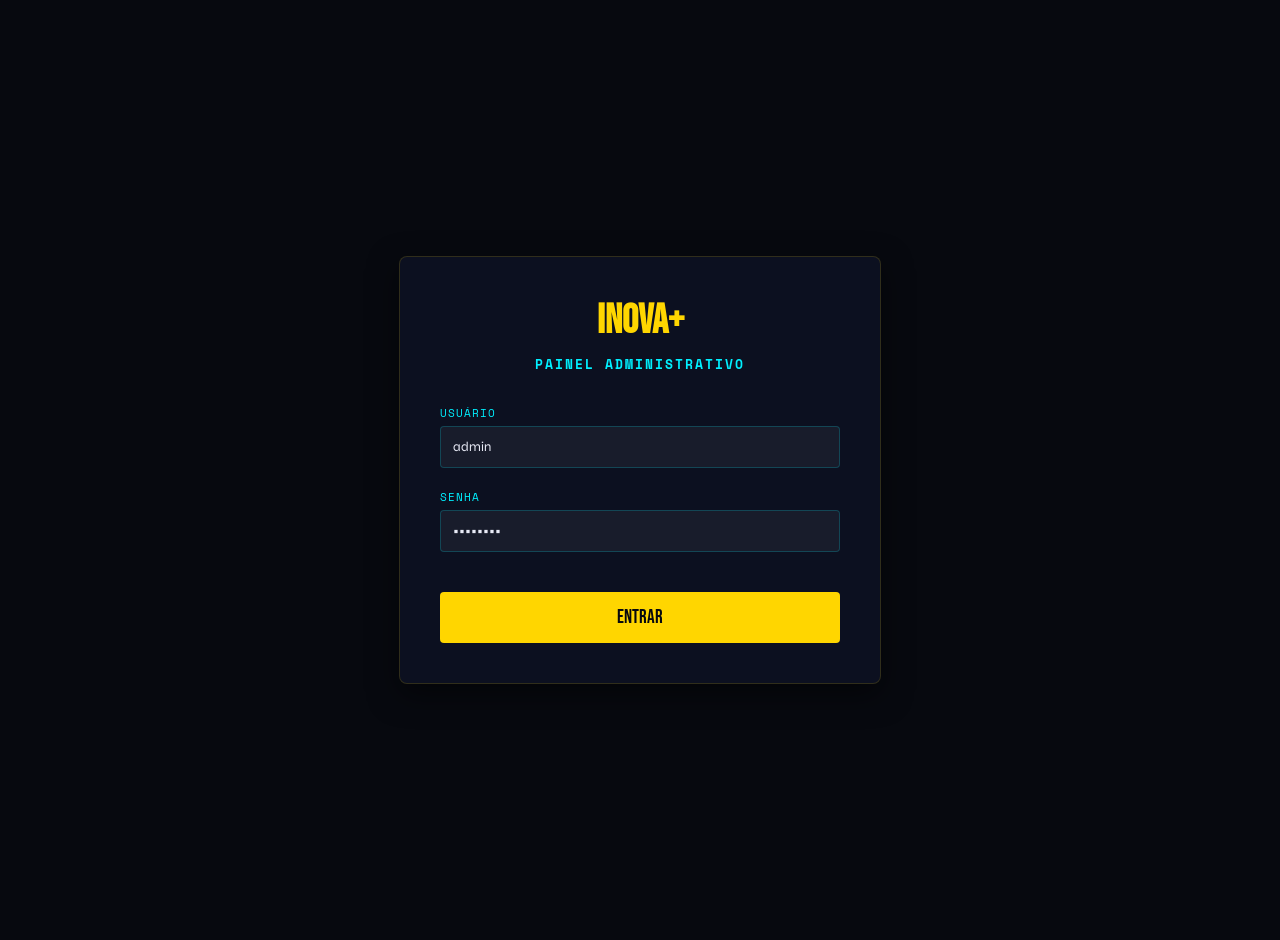
<file: admin.html>
<!DOCTYPE html>
<html lang="pt-BR">
<head>
    <meta charset="UTF-8">
    <meta name="viewport" content="width=device-width, initial-scale=1.0">
    <title>Painel Admin - Hackathon Inova+ 2026</title>
    <link href="https://fonts.googleapis.com/css2?family=Bebas+Neue&family=Syne:wght@400;600;700;800&family=Space+Mono:wght@400;700&display=swap" rel="stylesheet" />
    <style>
        :root {
            --yellow: #FFD600;
            --cyan: #00F0FF;
            --dark: #07090F;
            --panel: #0C1020;
            --text: #E8EAF6;
            --error: #ff4444;
            --success: #00C851;
            --border: rgba(255,214,0,0.15);
        }
        
        body {
            background: var(--dark);
            color: var(--text);
            font-family: 'Syne', sans-serif;
            display: flex;
            justify-content: center;
            align-items: center;
            min-height: 100vh;
            margin: 0;
            padding: 20px;
        }
        
        .login-container {
            background: var(--panel);
            border: 1px solid var(--border);
            border-radius: 8px;
            padding: 40px;
            width: 100%;
            max-width: 400px;
            box-shadow: 0 10px 30px rgba(0,0,0,0.5);
        }
        
        h1 {
            font-family: 'Bebas Neue', sans-serif;
            color: var(--yellow);
            font-size: 2.5rem;
            margin: 0 0 10px 0;
            text-align: center;
        }
        
        h2 {
            font-family: 'Space Mono', monospace;
            font-size: 0.8rem;
            color: var(--cyan);
            text-align: center;
            margin-bottom: 30px;
            letter-spacing: 2px;
        }
        
        .form-group {
            margin-bottom: 20px;
        }
        
        label {
            display: block;
            font-family: 'Space Mono', monospace;
            font-size: 0.7rem;
            color: var(--cyan);
            margin-bottom: 5px;
            letter-spacing: 1px;
        }
        
        input {
            width: 100%;
            padding: 12px;
            background: rgba(255,255,255,0.05);
            border: 1px solid rgba(0,240,255,0.2);
            color: var(--text);
            font-family: 'Syne', sans-serif;
            border-radius: 4px;
            box-sizing: border-box;
        }
        
        input:focus {
            outline: none;
            border-color: var(--yellow);
            box-shadow: 0 0 0 3px rgba(255,214,0,0.1);
        }
        
        .btn-login {
            width: 100%;
            padding: 14px;
            background: var(--yellow);
            color: var(--dark);
            font-family: 'Bebas Neue', sans-serif;
            font-size: 1.2rem;
            border: none;
            cursor: pointer;
            border-radius: 4px;
            margin-top: 20px;
            transition: all 0.3s;
        }
        
        .btn-login:hover {
            background: var(--cyan);
            transform: translateY(-2px);
            box-shadow: 0 5px 15px rgba(0,240,255,0.3);
        }
        
        .error-message {
            background: rgba(255,68,68,0.1);
            border-left: 4px solid var(--error);
            padding: 10px;
            margin: 20px 0;
            color: #ff8888;
            display: none;
        }
        
        .success-message {
            background: rgba(0,200,81,0.1);
            border-left: 4px solid var(--success);
            padding: 10px;
            margin: 20px 0;
            color: #88ff88;
            display: none;
        }
    </style>
</head>
<body>
    <div class="login-container">
        <h1>INOVA+</h1>
        <h2>PAINEL ADMINISTRATIVO</h2>
        
        <div class="error-message" id="errorMessage"></div>
        <div class="success-message" id="successMessage"></div>
        
        <div id="loginPanel">
            <div class="form-group">
                <label>USUÁRIO</label>
                <input type="text" id="username" placeholder="admin" value="admin">
            </div>
            
            <div class="form-group">
                <label>SENHA</label>
                <input type="password" id="password" placeholder="••••••••" value="admin123">
            </div>
            
            <button class="btn-login" onclick="fazerLogin()">ENTRAR</button>
        </div>
    </div>

    <script>
        // !!! USE A URL CORRETA DA SUA IMPLANTAÇÃO !!!
       const SCRIPT_URL = 'https://script.google.com/macros/s/AKfycbwMKaQ-8fopOYoehbYpZNs1veUWuI6yztzF2uRAOkMX9GWi3FrcPFpfTfwN0WLoxo12/exec';
        
        function fazerLogin() {
            const username = document.getElementById('username').value;
            const password = document.getElementById('password').value;
            
            mostrarErro('Conectando...');
            
            // Usando JSONP para evitar erro de CORS
            const callbackName = 'callback_' + Date.now();
            
            window[callbackName] = function(data) {
                if (data.success) {
                    if (data.primeiro_acesso) {
                        window.location.href = 'trocar-senha.html'; // Página para trocar senha
                    } else {
                        window.location.href = 'dashboard.html'; // Página do dashboard
                    }
                } else {
                    mostrarErro(data.error || 'Usuário ou senha inválidos');
                }
                
                delete window[callbackName];
                document.body.removeChild(script);
            };
            
            const script = document.createElement('script');
            script.src = `${SCRIPT_URL}?action=login&username=${encodeURIComponent(username)}&password=${encodeURIComponent(password)}&callback=${callbackName}`;
            script.onerror = function() {
                mostrarErro('Erro de conexão com o servidor');
                delete window[callbackName];
                document.body.removeChild(script);
            };
            
            document.body.appendChild(script);
        }
        
        function mostrarErro(msg) {
            document.getElementById('errorMessage').style.display = 'block';
            document.getElementById('errorMessage').innerHTML = msg;
            document.getElementById('successMessage').style.display = 'none';
        }
        
        function mostrarSucesso(msg) {
            document.getElementById('successMessage').style.display = 'block';
            document.getElementById('successMessage').innerHTML = msg;
            document.getElementById('errorMessage').style.display = 'none';
        }
    </script>
</body>
</html>
</file>
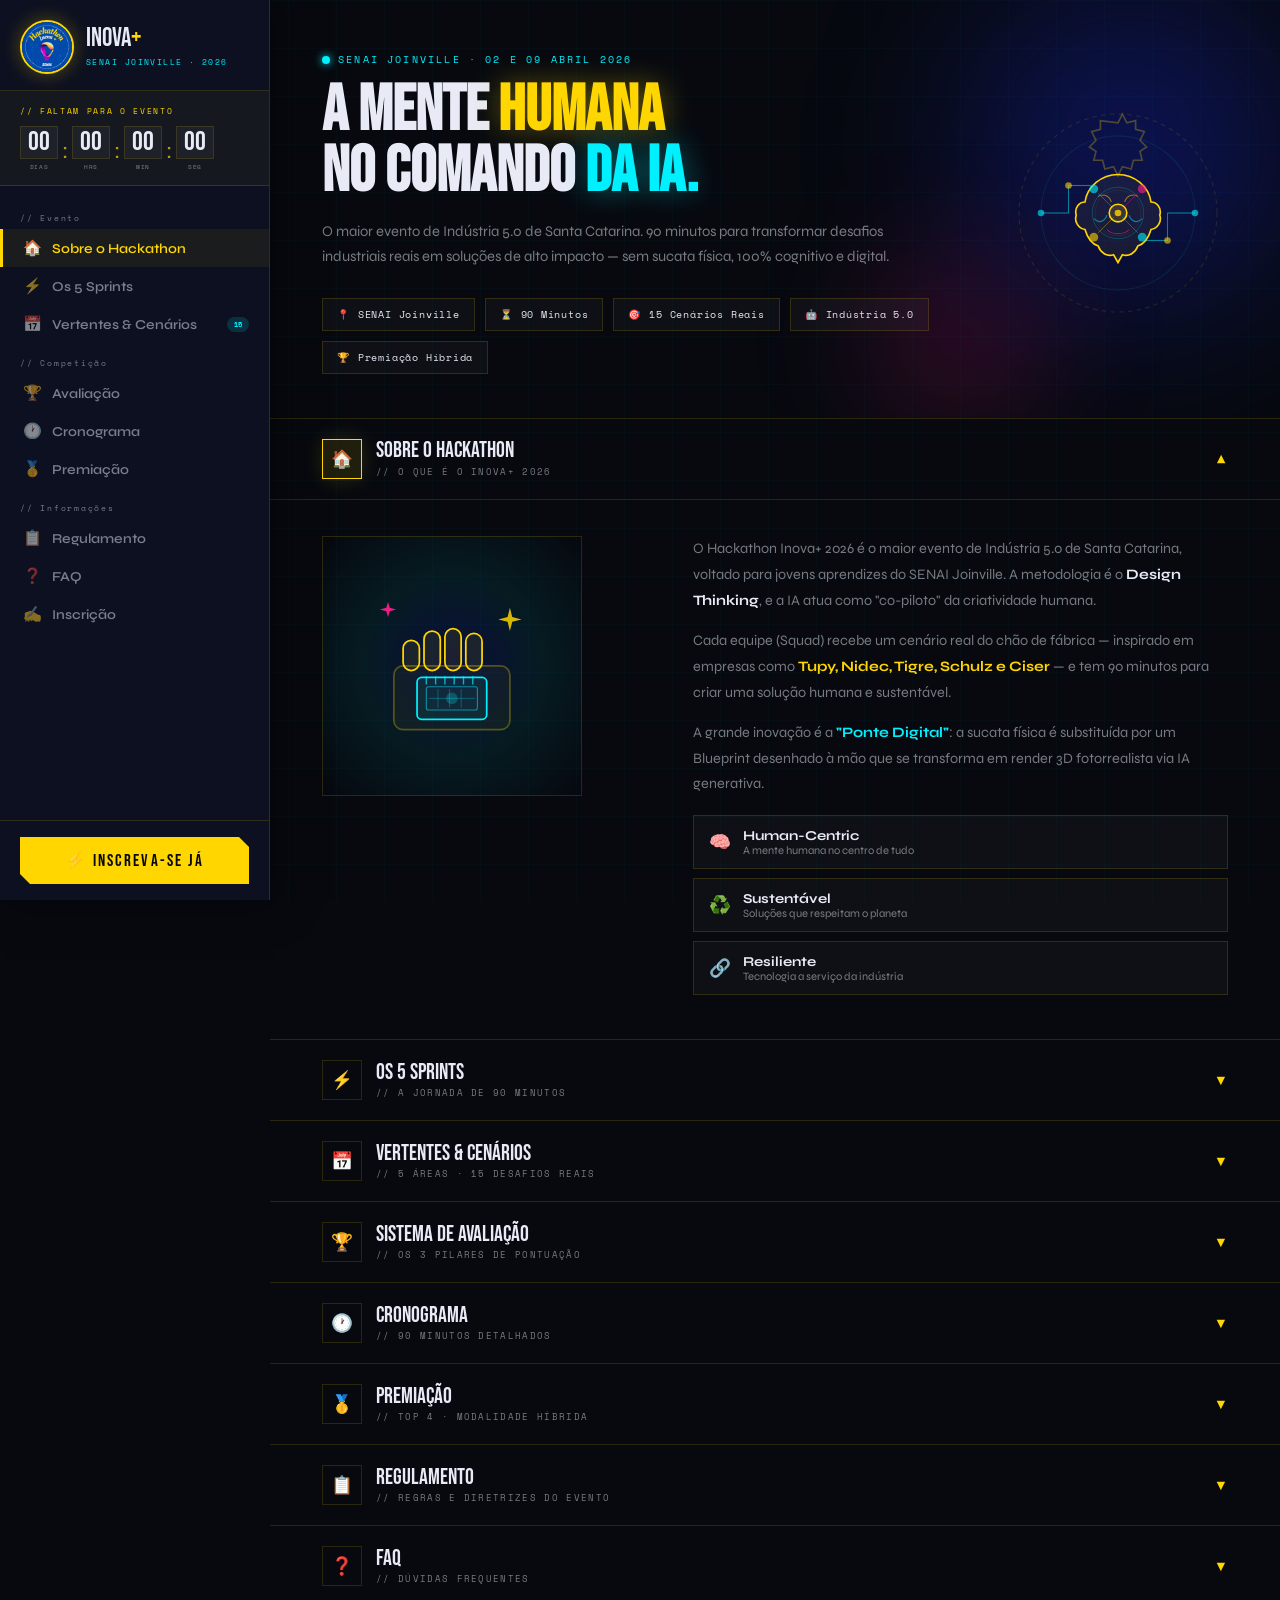
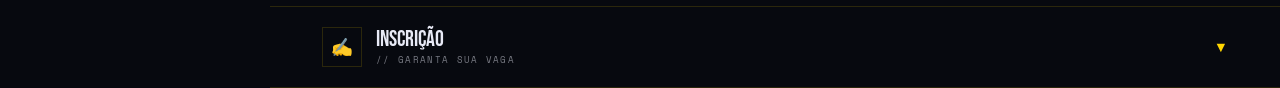
<file: hackathon_inova_plus_2026.html>
<!DOCTYPE html>
<html lang="pt-BR">
<head>
  <meta charset="UTF-8" />
  <meta name="viewport" content="width=device-width, initial-scale=1.0" />
  <title>Hackathon Inova+ 2026 | SENAI Joinville</title>
  <link href="https://fonts.googleapis.com/css2?family=Bebas+Neue&family=Syne:wght@400;600;700;800&family=Space+Mono:wght@400;700&display=swap" rel="stylesheet" />
  <style>
    :root {
      --yellow: #FFD600;
      --cyan: #00F0FF;
      --pink: #FF1F8E;
      --blue: #1A2FFF;
      --dark: #07090F;
      --panel: #0C1020;
      --card: #111827;
      --border: rgba(255,214,0,0.15);
      --text: #E8EAF6;
      --muted: rgba(232,234,246,0.5);
      --sidebar-w: 270px;
    }
    *, *::before, *::after { margin:0; padding:0; box-sizing:border-box; }
    html { scroll-behavior:smooth; }
    body {
      background: var(--dark);
      color: var(--text);
      font-family: "Syne", sans-serif;
      display: flex;
      min-height: 100vh;
      overflow-x: hidden;
    }
    body::before {
      content:""; position:fixed; inset:0; pointer-events:none; z-index:0;
      background-image:
        linear-gradient(rgba(0,240,255,.025) 1px, transparent 1px),
        linear-gradient(90deg, rgba(0,240,255,.025) 1px, transparent 1px);
      background-size: 48px 48px;
    }

    /* ══ SIDEBAR ══ */
    #sidebar {
      width: var(--sidebar-w);
      min-height: 100vh;
      position: fixed; top:0; left:0;
      background: var(--panel);
      border-right: 1px solid var(--border);
      display: flex; flex-direction: column;
      z-index: 100;
      transition: transform .35s cubic-bezier(.4,0,.2,1);
      box-shadow: 4px 0 40px rgba(0,0,0,.5);
    }
    .sidebar-overlay {
      display:none; position:fixed; inset:0; background:rgba(0,0,0,.6);
      z-index:99; backdrop-filter:blur(4px);
    }
    .sidebar-overlay.show { display:block; }

    /* BRAND com logo real no topo */
    .sidebar-brand {
      padding: 20px 20px 16px;
      border-bottom: 1px solid var(--border);
      display: flex; align-items: center; gap: 12px;
    }
    .brand-logo-wrap {
      width: 54px; height: 54px; flex-shrink:0;
      border-radius: 50%;
      border: 2px solid var(--yellow);
      box-shadow: 0 0 20px rgba(255,214,0,.3);
      overflow: hidden;
      display:flex; align-items:center; justify-content:center;
      background: #0a1030;
    }
    .brand-logo-wrap img { width:100%; height:100%; object-fit:cover; }
    .brand-name { font-family:"Bebas Neue",sans-serif; font-size:1.6rem; color:var(--text); line-height:1; }
    .brand-name span { color:var(--yellow); }
    .brand-sub { font-family:"Space Mono",monospace; font-size:.5rem; letter-spacing:.18em; color:var(--cyan); margin-top:4px; }

    .sidebar-countdown {
      padding: 14px 20px;
      border-bottom: 1px solid var(--border);
      background: rgba(255,214,0,.04);
    }
    .sc-label { font-family:"Space Mono",monospace; font-size:.52rem; letter-spacing:.2em; color:var(--yellow); margin-bottom:9px; }
    .sc-digits { display:flex; gap:5px; align-items:flex-end; }
    .sc-unit { text-align:center; }
    .sc-num {
      font-family:"Bebas Neue",sans-serif; font-size:1.7rem; line-height:1;
      color:var(--text); display:block;
      background: rgba(255,255,255,.04); border:1px solid rgba(255,214,0,.12);
      padding: 2px 6px; min-width:38px;
    }
    .sc-unit-label { font-family:"Space Mono",monospace; font-size:.4rem; letter-spacing:.1em; color:var(--muted); margin-top:3px; display:block; }
    .sc-sep { font-family:"Bebas Neue",sans-serif; font-size:1.4rem; color:var(--yellow); margin-bottom:6px; opacity:.7; }

    nav { flex:1; padding:12px 0; overflow-y:auto; }
    nav::-webkit-scrollbar { width:3px; }
    nav::-webkit-scrollbar-thumb { background:rgba(255,214,0,.2); border-radius:2px; }

    .nav-label { font-family:"Space Mono",monospace; font-size:.5rem; letter-spacing:.22em; color:var(--muted); padding:14px 20px 5px; }
    .nav-item {
      display:flex; align-items:center; gap:11px;
      padding:10px 20px; cursor:pointer;
      border-left: 3px solid transparent;
      color:var(--muted); font-weight:600; font-size:.85rem;
      text-decoration:none; transition:.2s;
    }
    .nav-item:hover { color:var(--text); background:rgba(255,255,255,.04); }
    .nav-item.active { color:var(--yellow); border-left-color:var(--yellow); background:rgba(255,214,0,.06); }
    .nav-icon { font-size:.95rem; width:18px; text-align:center; flex-shrink:0; }
    .nav-badge { margin-left:auto; font-family:"Space Mono",monospace; font-size:.46rem; background:rgba(0,240,255,.15); color:var(--cyan); padding:2px 7px; border-radius:10px; }

    .sidebar-cta { padding:16px 20px; border-top:1px solid var(--border); }
    .cta-btn {
      display:block; width:100%; padding:13px;
      background:var(--yellow); color:var(--dark);
      font-family:"Bebas Neue",sans-serif; font-size:1.05rem; letter-spacing:.12em;
      text-align:center; text-decoration:none; border:none; cursor:pointer;
      clip-path:polygon(0 0,calc(100% - 10px) 0,100% 10px,100% 100%,10px 100%,0 calc(100% - 10px));
      transition:.25s; position:relative; overflow:hidden;
    }
    .cta-btn::before {
      content:""; position:absolute; inset:0;
      background:linear-gradient(90deg,transparent,rgba(255,255,255,.2),transparent);
      transform:translateX(-100%); transition:.4s;
    }
    .cta-btn:hover::before { transform:translateX(100%); }
    .cta-btn:hover { background:var(--cyan); transform:translateY(-2px); box-shadow:0 8px 24px rgba(0,240,255,.3); }

    .hamburger {
      display:none; position:fixed; top:14px; left:14px; z-index:200;
      background:var(--panel); border:1px solid var(--border);
      color:var(--yellow); font-size:1.3rem;
      width:44px; height:44px; align-items:center; justify-content:center;
      cursor:pointer; border-radius:6px;
      box-shadow: 0 4px 20px rgba(0,0,0,.5);
      transition: .2s;
    }
    .hamburger:hover { background:rgba(255,214,0,.1); }

    /* ══ MAIN ══ */
    #main { margin-left:var(--sidebar-w); flex:1; position:relative; z-index:1; }

    /* HERO */
    .page-hero {
      padding: 52px 52px 44px;
      border-bottom: 1px solid var(--border);
      position:relative; overflow:hidden;
      display: grid;
      grid-template-columns: 1fr auto;
      gap: 40px;
      align-items: center;
    }
    .page-hero::before {
      content:""; position:absolute; top:-100px; right:-100px;
      width:500px; height:500px; border-radius:50%;
      background:radial-gradient(circle,rgba(26,47,255,.35) 0%,transparent 70%);
      filter:blur(60px); pointer-events:none;
      animation: pulse-blue 6s ease-in-out infinite;
    }
    .page-hero::after {
      content:""; position:absolute; bottom:-60px; right:180px;
      width:280px; height:280px; border-radius:50%;
      background:radial-gradient(circle,rgba(255,31,142,.2) 0%,transparent 70%);
      filter:blur(50px); pointer-events:none;
      animation: pulse-pink 8s ease-in-out infinite;
    }
    @keyframes pulse-blue { 0%,100%{opacity:.7;transform:scale(1)} 50%{opacity:1;transform:scale(1.1)} }
    @keyframes pulse-pink { 0%,100%{opacity:.5;transform:scale(1)} 50%{opacity:.9;transform:scale(1.15)} }

    .hero-left { position:relative; z-index:1; }
    .hero-tag { font-family:"Space Mono",monospace; font-size:.62rem; letter-spacing:.22em; color:var(--cyan); margin-bottom:14px; display:flex; align-items:center; gap:8px; }
    .live-dot { width:8px; height:8px; border-radius:50%; background:var(--cyan); animation:blink 1s step-end infinite; box-shadow:0 0 8px var(--cyan); }
    @keyframes blink { 0%,100%{opacity:1}50%{opacity:0} }
    .hero-title { font-family:"Bebas Neue",sans-serif; font-size:clamp(2.8rem,5vw,5rem); line-height:.95; color:var(--text); margin-bottom:16px; }
    .hy { color:var(--yellow); text-shadow:0 0 30px rgba(255,214,0,.4); }
    .hc { color:var(--cyan); text-shadow:0 0 30px rgba(0,240,255,.4); }
    .hero-desc { max-width:600px; font-size:.92rem; color:var(--muted); line-height:1.75; margin-bottom:28px; }
    .hero-pills { display:flex; gap:10px; flex-wrap:wrap; }
    .pill {
      display:flex; align-items:center; gap:8px; padding:8px 14px;
      border:1px solid var(--border); background:rgba(255,255,255,.03);
      font-family:"Space Mono",monospace; font-size:.62rem; letter-spacing:.08em; color:var(--text);
      transition:.2s; cursor:default;
    }
    .pill:hover { border-color:var(--yellow); background:rgba(255,214,0,.05); transform:translateY(-2px); }

    /* Hero visual — ícone SVG estilizado de indústria 5.0 */
    .hero-visual {
      width: 220px; height: 220px;
      position:relative; z-index:1; flex-shrink:0;
      display:flex; align-items:center; justify-content:center;
    }
    .hero-visual svg { width:100%; height:100%; }

    /* ══ ACCORDION ══ */
    .accordion { border-bottom:1px solid var(--border); }
    .acc-header {
      display:flex; align-items:center; gap:14px;
      padding:20px 52px; cursor:pointer; transition:.2s;
      user-select:none;
    }
    .acc-header:hover { background:rgba(255,255,255,.02); }
    .acc-header.open { border-bottom:1px solid var(--border); }
    .acc-icon {
      width:40px; height:40px; border:1px solid var(--border);
      display:flex; align-items:center; justify-content:center;
      font-size:1.1rem; flex-shrink:0; transition:.3s;
    }
    .acc-header.open .acc-icon { background:rgba(255,214,0,.1); border-color:var(--yellow); box-shadow:0 0 20px rgba(255,214,0,.15); }
    .acc-meta { flex:1; }
    .acc-title { font-family:"Bebas Neue",sans-serif; font-size:1.35rem; color:var(--text); line-height:1; }
    .acc-sub { font-family:"Space Mono",monospace; font-size:.55rem; letter-spacing:.15em; color:var(--muted); margin-top:3px; }
    .acc-arrow { font-size:.9rem; color:var(--yellow); transition:transform .3s; }
    .acc-header.open .acc-arrow { transform:rotate(180deg); }
    .acc-body { max-height:0; overflow:hidden; transition:max-height .5s cubic-bezier(.4,0,.2,1); }
    .acc-body.open { max-height:9999px; }
    .acc-inner { padding:36px 52px 44px; }

    /* ── SOBRE — ícone profissional SVG de engrenagem/cérebro ── */
    .sobre-grid { display:grid; grid-template-columns:1fr 1.6fr; gap:36px; align-items:start; }
    .sobre-visual {
      display:flex; align-items:center; justify-content:center;
      background:radial-gradient(circle at center,rgba(26,47,255,.18),rgba(0,240,255,.08),transparent);
      border:1px solid var(--border); aspect-ratio:1; max-width:260px;
      position:relative; overflow:hidden;
    }
    .sobre-visual svg { width:72%; height:72%; }
    .sobre-text p { color:var(--muted); line-height:1.8; font-size:.9rem; margin-bottom:14px; }
    .pillar-row { display:flex; flex-direction:column; gap:9px; margin-top:18px; }
    .pillar-chip { display:flex; align-items:center; gap:12px; padding:11px 15px; background:rgba(255,255,255,.03); border:1px solid var(--border); transition:.2s; }
    .pillar-chip:hover { border-color:var(--yellow); background:rgba(255,214,0,.04); transform:translateX(4px); }
    .pillar-chip-icon { font-size:1.1rem; }
    .pillar-chip-label { font-weight:700; font-size:.85rem; }
    .pillar-chip-sub { font-size:.7rem; color:var(--muted); }

    /* ── SPRINTS ── */
    .sprints-grid { display:grid; grid-template-columns:repeat(5,1fr); gap:12px; }
    .sprint-card {
      background:var(--card); border:1px solid rgba(0,240,255,.12); padding:22px 16px;
      position:relative; overflow:hidden; transition:.3s;
    }
    .sprint-card:hover { border-color:var(--yellow); transform:translateY(-6px); box-shadow:0 12px 40px rgba(255,214,0,.1); }
    .sprint-card::before { content:attr(data-n); position:absolute; top:-8px; right:8px; font-family:"Bebas Neue",sans-serif; font-size:4.2rem; color:rgba(255,255,255,.04); line-height:1; pointer-events:none; }
    .sprint-icon { width:44px; height:44px; margin-bottom:14px; }
    .sprint-icon svg { width:100%; height:100%; }
    .sprint-name { font-family:"Bebas Neue",sans-serif; font-size:1.1rem; margin-bottom:8px; }
    .sprint-desc { font-size:.73rem; color:var(--muted); line-height:1.6; }
    .sprint-time { display:inline-block; margin-top:11px; font-family:"Space Mono",monospace; font-size:.56rem; color:var(--cyan); border:1px solid rgba(0,240,255,.25); padding:3px 8px; }

    /* ── VERTENTES ── */
    .vert-tabs { display:flex; border-bottom:1px solid var(--border); margin-bottom:28px; overflow-x:auto; scrollbar-width:thin; }
    .vert-tabs::-webkit-scrollbar { height:3px; }
    .vert-tabs::-webkit-scrollbar-thumb { background:rgba(255,214,0,.2); }
    .vert-tab { padding:11px 20px; font-weight:700; font-size:.78rem; cursor:pointer; border-bottom:2px solid transparent; color:var(--muted); transition:.2s; white-space:nowrap; flex-shrink:0; }
    .vert-tab:hover { color:var(--text); }
    .vert-tab.active { color:var(--yellow); border-bottom-color:var(--yellow); }
    .vert-panel { display:none; }
    .vert-panel.active { display:block; animation:fadeIn .3s ease; }
    @keyframes fadeIn { from{opacity:0;transform:translateY(8px)} to{opacity:1;transform:translateY(0)} }
    .sc-grid { display:grid; grid-template-columns:repeat(3,1fr); gap:16px; }
    .sc-card { background:var(--card); border:1px solid var(--border); padding:22px; cursor:default; transition:.25s; position:relative; overflow:hidden; }
    .sc-card:hover { border-color:var(--yellow); transform:translateY(-3px); box-shadow:0 10px 30px rgba(255,214,0,.08); }
    .sc-card-letter { font-family:"Bebas Neue",sans-serif; font-size:2.8rem; color:rgba(255,214,0,.07); position:absolute; top:-4px; right:10px; line-height:1; }
    .sc-card-tag { font-family:"Space Mono",monospace; font-size:.56rem; letter-spacing:.15em; color:var(--cyan); margin-bottom:7px; }
    .sc-card-title { font-family:"Bebas Neue",sans-serif; font-size:1.1rem; margin-bottom:9px; }
    .sc-card-body { font-size:.76rem; color:var(--muted); line-height:1.65; }
    .sc-card-desafio { margin-top:12px; padding:10px 13px; background:rgba(255,214,0,.05); border-left:2px solid var(--yellow); font-size:.73rem; color:var(--text); line-height:1.6; }
    .sc-card-desafio strong { color:var(--yellow); display:block; margin-bottom:3px; }

    /* ── AVALIAÇÃO ── */
    .aval-grid { display:grid; grid-template-columns:repeat(3,1fr); gap:18px; }
    .aval-card { padding:26px 22px; border:1px solid; transition:.3s; }
    .aval-card:hover { transform:translateY(-6px); }
    .aval-card.soft { border-color:#00ff99; background:rgba(0,255,153,.03); }
    .aval-card.tec  { border-color:var(--cyan); background:rgba(0,240,255,.03); }
    .aval-card.dig  { border-color:var(--pink); background:rgba(255,31,142,.03); }
    .aval-icon-wrap { width:42px; height:42px; margin-bottom:14px; }
    .aval-icon-wrap svg { width:100%; height:100%; }
    .aval-name { font-family:"Bebas Neue",sans-serif; font-size:1.4rem; margin-bottom:12px; }
    .aval-items { display:flex; flex-direction:column; gap:7px; }
    .aval-item { display:flex; align-items:center; gap:9px; padding:8px 11px; background:rgba(255,255,255,.03); font-size:.8rem; }
    .aval-item::before { content:"→"; color:var(--yellow); }
    .monitor-box { margin-top:24px; padding:22px 26px; background:rgba(0,240,255,.04); border:1px solid rgba(0,240,255,.2); }
    .monitor-box h4 { font-family:"Bebas Neue",sans-serif; font-size:1.15rem; color:var(--cyan); margin-bottom:10px; }
    .monitor-box p { font-size:.82rem; color:var(--muted); line-height:1.7; }

    /* ── CRONOGRAMA ── */
    .crono-list { display:flex; flex-direction:column; }
    .crono-row { display:grid; grid-template-columns:125px 1fr; border-bottom:1px solid var(--border); position:relative; transition:.2s; }
    .crono-row:hover { background:rgba(255,255,255,.02); }
    .crono-row::before { content:""; position:absolute; left:124px; top:0; bottom:0; width:1px; background:rgba(255,214,0,.2); }
    .crono-time { padding:18px 18px; font-family:"Space Mono",monospace; font-size:.72rem; color:var(--yellow); }
    .crono-desc { padding:18px 22px; font-size:.85rem; color:var(--muted); line-height:1.6; }
    .crono-desc strong { color:var(--text); display:block; margin-bottom:3px; font-size:.9rem; }

    /* ── PREMIAÇÃO ── */
    .prem-wrap { display:grid; grid-template-columns:1fr 1fr; gap:22px; }
    .prem-card { background:var(--card); border:1px solid; padding:28px; transition:.2s; }
    .prem-card:hover { transform:translateY(-4px); }
    .prem-card.pres { border-color:var(--cyan); }
    .prem-card.onl  { border-color:var(--pink); }
    .prem-head { font-family:"Bebas Neue",sans-serif; font-size:1.5rem; margin-bottom:20px; display:flex; align-items:center; gap:12px; }
    .prem-head svg { width:28px; height:28px; flex-shrink:0; }
    .prem-card.pres .prem-head { color:var(--cyan); }
    .prem-card.onl  .prem-head { color:var(--pink); }
    .podio { display:flex; flex-direction:column; }
    .podio-row { display:flex; align-items:center; gap:13px; padding:11px 0; border-bottom:1px solid rgba(255,255,255,.06); transition:.2s; }
    .podio-row:hover { padding-left:8px; }
    .podio-num { font-family:"Bebas Neue",sans-serif; font-size:1.9rem; width:30px; }
    .podio-row:nth-child(1) .podio-num { color:gold; text-shadow:0 0 14px gold; }
    .podio-row:nth-child(2) .podio-num { color:silver; }
    .podio-row:nth-child(3) .podio-num { color:#cd7f32; }
    .podio-row:nth-child(4) .podio-num { color:rgba(255,255,255,.22); }
    .podio-label { font-weight:700; font-size:.88rem; }

    /* ── REGULAMENTO ── */
    .reg-grid { display:grid; grid-template-columns:1fr 1fr; gap:20px; }
    .reg-block { background:var(--card); border:1px solid var(--border); padding:22px; transition:.2s; }
    .reg-block:hover { border-color:var(--yellow); }
    .reg-block-head { display:flex; align-items:center; gap:10px; margin-bottom:14px; }
    .reg-block-head svg { width:22px; height:22px; flex-shrink:0; }
    .reg-block h4 { font-family:"Bebas Neue",sans-serif; font-size:1.15rem; color:var(--yellow); }
    .reg-block ul { list-style:none; display:flex; flex-direction:column; gap:7px; }
    .reg-block li { font-size:.8rem; color:var(--muted); line-height:1.6; padding-left:14px; position:relative; }
    .reg-block li::before { content:"›"; position:absolute; left:0; color:var(--cyan); }

    /* ── FAQ ── */
    .faq-list { display:flex; flex-direction:column; gap:9px; }
    .faq-item { background:var(--card); border:1px solid var(--border); transition:.2s; }
    .faq-item:hover { border-color:rgba(255,214,0,.3); }
    .faq-q { padding:16px 20px; cursor:pointer; display:flex; justify-content:space-between; align-items:center; font-weight:700; font-size:.88rem; transition:.2s; }
    .faq-q:hover { color:var(--yellow); }
    .faq-arr { color:var(--yellow); transition:transform .3s; flex-shrink:0; margin-left:12px; }
    .faq-item.open .faq-arr { transform:rotate(180deg); }
    .faq-a { max-height:0; overflow:hidden; transition:.3s; padding:0 20px; color:var(--muted); font-size:.83rem; line-height:1.8; }
    .faq-item.open .faq-a { max-height:200px; padding:14px 20px; }

    /* ── INSCRIÇÃO ── */
    .form-wrap { max-width:520px; }
    .form-row { margin-bottom:16px; }
    .form-row label { display:block; font-family:"Space Mono",monospace; font-size:.58rem; letter-spacing:.18em; color:var(--cyan); margin-bottom:6px; }
    .form-row input, .form-row select {
      width:100%; padding:12px 14px;
      background:rgba(255,255,255,.04); border:1px solid rgba(0,240,255,.2);
      color:var(--text); font-family:"Syne",sans-serif; font-size:.88rem; transition:.2s;
    }
    .form-row input:focus, .form-row select:focus { outline:none; border-color:var(--yellow); box-shadow:0 0 0 3px rgba(255,214,0,.1); }
    .form-row select option { background:var(--card); }
    .form-submit {
      padding:14px 36px; background:var(--yellow); color:var(--dark);
      font-family:"Bebas Neue",sans-serif; font-size:1.05rem; letter-spacing:.12em;
      border:none; cursor:pointer;
      clip-path:polygon(0 0,calc(100% - 10px) 0,100% 10px,100% 100%,10px 100%,0 calc(100% - 10px));
      transition:.25s; position:relative; overflow:hidden;
    }
    .form-submit::before {
      content:""; position:absolute; inset:0;
      background:linear-gradient(90deg,transparent,rgba(255,255,255,.2),transparent);
      transform:translateX(-100%); transition:.4s;
    }
    .form-submit:hover::before { transform:translateX(100%); }
    .form-submit:hover { background:var(--cyan); transform:translateY(-2px); box-shadow:0 8px 24px rgba(0,240,255,.3); }
    .form-note { margin-top:10px; font-size:.72rem; color:var(--muted); line-height:1.6; }
    .form-success { background:rgba(0,255,153,0.1); border:1px solid #00ff99; padding:20px; margin-top:20px; border-radius:4px; display:none; animation:fadeIn .4s ease; }
    .form-success.show { display:block; }
    .form-success h4 { color:#00ff99; font-family:"Bebas Neue",sans-serif; font-size:1.2rem; margin-bottom:8px; }
    .form-success p { color:var(--text); font-size:.85rem; }

    /* ══ RESPONSIVO ══ */
    @media(max-width:1200px) { .sprints-grid { grid-template-columns:repeat(3,1fr); } }
    @media(max-width:960px) {
      :root { --sidebar-w: 280px; }
      #sidebar { transform:translateX(-100%); }
      #sidebar.open { transform:translateX(0); }
      .hamburger { display:flex; }
      #main { margin-left:0; }
      .page-hero { padding:60px 24px 40px; grid-template-columns:1fr; }
      .hero-visual { display:none; }
      .acc-inner { padding:28px 24px 36px; }
      .acc-header { padding:16px 24px; }
      .sobre-grid { grid-template-columns:1fr; }
      .sobre-visual { max-width:180px; margin:0 auto; }
      .sprints-grid { grid-template-columns:1fr 1fr; }
      .aval-grid { grid-template-columns:1fr; }
      .sc-grid { grid-template-columns:1fr; }
      .reg-grid { grid-template-columns:1fr; }
      .prem-wrap { grid-template-columns:1fr; }
    }
    @media(max-width:600px) {
      .page-hero { padding:64px 18px 32px; }
      .hero-title { font-size:2.5rem; }
      .hero-pills { gap:7px; }
      .pill { font-size:.55rem; padding:6px 10px; }
      .acc-inner { padding:20px 18px 28px; }
      .acc-header { padding:14px 18px; }
      .acc-title { font-size:1.1rem; }
      .sprints-grid { grid-template-columns:1fr; }
      .crono-row { grid-template-columns:1fr; }
      .crono-row::before { display:none; }
      .crono-time { padding:14px 18px 0; font-size:.65rem; }
      .crono-desc { padding:4px 18px 14px; font-size:.8rem; }
      .vert-tab { padding:9px 14px; font-size:.72rem; }
    }
  </style>
</head>
<body>

<div class="sidebar-overlay" id="sidebarOverlay" onclick="closeSidebar()"></div>
<button class="hamburger" onclick="toggleSidebar()">&#9776;</button>

<!-- ════ SIDEBAR ════ -->
<aside id="sidebar">
  <div class="sidebar-brand">
    <!-- LOGO REAL: apenas aqui -->
    <div class="brand-logo-wrap">
      <img id="brandLogo" src="" alt="Hackathon Inova+ SENAI" />
    </div>
    <div>
      <div class="brand-name">INOVA<span>+</span></div>
      <div class="brand-sub">SENAI JOINVILLE &middot; 2026</div>
    </div>
  </div>

  <div class="sidebar-countdown">
    <div class="sc-label">// FALTAM PARA O EVENTO</div>
    <div class="sc-digits">
      <div class="sc-unit"><span class="sc-num" id="cd-d">--</span><span class="sc-unit-label">DIAS</span></div>
      <div class="sc-sep">:</div>
      <div class="sc-unit"><span class="sc-num" id="cd-h">--</span><span class="sc-unit-label">HRS</span></div>
      <div class="sc-sep">:</div>
      <div class="sc-unit"><span class="sc-num" id="cd-m">--</span><span class="sc-unit-label">MIN</span></div>
      <div class="sc-sep">:</div>
      <div class="sc-unit"><span class="sc-num" id="cd-s">--</span><span class="sc-unit-label">SEG</span></div>
    </div>
  </div>

  <nav>
    <div class="nav-label">// Evento</div>
    <a class="nav-item active" href="#" onclick="openSection('sobre',this)"><span class="nav-icon">&#127968;</span> Sobre o Hackathon</a>
    <a class="nav-item" href="#" onclick="openSection('sprints',this)"><span class="nav-icon">&#9889;</span> Os 5 Sprints</a>
    <a class="nav-item" href="#" onclick="openSection('vertentes',this)"><span class="nav-icon">&#128197;</span> Vertentes &amp; Cen&aacute;rios <span class="nav-badge">15</span></a>
    <div class="nav-label">// Competi&ccedil;&atilde;o</div>
    <a class="nav-item" href="#" onclick="openSection('avaliacao',this)"><span class="nav-icon">&#127942;</span> Avalia&ccedil;&atilde;o</a>
    <a class="nav-item" href="#" onclick="openSection('cronograma',this)"><span class="nav-icon">&#128336;</span> Cronograma</a>
    <a class="nav-item" href="#" onclick="openSection('premiacao',this)"><span class="nav-icon">&#129351;</span> Premia&ccedil;&atilde;o</a>
    <div class="nav-label">// Informa&ccedil;&otilde;es</div>
    <a class="nav-item" href="#" onclick="openSection('regulamento',this)"><span class="nav-icon">&#128203;</span> Regulamento</a>
    <a class="nav-item" href="#" onclick="openSection('faq',this)"><span class="nav-icon">&#10067;</span> FAQ</a>
    <a class="nav-item" href="#" onclick="openSection('inscricao',this)"><span class="nav-icon">&#9997;&#65039;</span> Inscri&ccedil;&atilde;o</a>
  </nav>
  <div class="sidebar-cta">
    <button class="cta-btn" onclick="openSection('inscricao')">&#9889; INSCREVA-SE J&Aacute;</button>
  </div>
</aside>

<!-- ════ MAIN ════ -->
<main id="main">

  <div class="page-hero">
    <div class="hero-left">
      <div class="hero-tag"><span class="live-dot"></span> SENAI JOINVILLE &middot; 02 E 09 ABRIL 2026</div>
      <h1 class="hero-title">A MENTE <span class="hy">HUMANA</span><br>NO COMANDO <span class="hc">DA IA.</span></h1>
      <p class="hero-desc">O maior evento de Ind&uacute;stria 5.0 de Santa Catarina. 90 minutos para transformar desafios industriais reais em solu&ccedil;&otilde;es de alto impacto &mdash; sem sucata f&iacute;sica, 100% cognitivo e digital.</p>
      <div class="hero-pills">
        <div class="pill"><span>&#128205;</span> SENAI Joinville</div>
        <div class="pill"><span>&#9203;</span> 90 Minutos</div>
        <div class="pill"><span>&#127919;</span> 15 Cen&aacute;rios Reais</div>
        <div class="pill"><span>&#129302;</span> Ind&uacute;stria 5.0</div>
        <div class="pill"><span>&#127942;</span> Premia&ccedil;&atilde;o H&iacute;brida</div>
      </div>
    </div>
    <!-- SVG industrial/tech profissional no hero -->
    <div class="hero-visual">
      <svg viewBox="0 0 200 200" fill="none" xmlns="http://www.w3.org/2000/svg">
        <!-- Cérebro + engrenagem fusão: Indústria 5.0 -->
        <circle cx="100" cy="100" r="90" stroke="rgba(255,214,0,0.12)" stroke-width="1" stroke-dasharray="4 4"/>
        <circle cx="100" cy="100" r="70" stroke="rgba(0,240,255,0.1)" stroke-width="1"/>
        <!-- Engrenagem externa -->
        <g opacity="0.7">
          <path d="M100 18 L104 10 L108 18 L116 16 L116 24 L124 26 L120 34 L126 40 L120 44 L122 52 L114 52 L112 60 L104 58 L100 66 L96 58 L88 60 L86 52 L78 52 L80 44 L74 40 L80 34 L76 26 L84 24 L84 16 Z" stroke="#FFD600" stroke-width="1.5" fill="none" opacity="0.4"/>
        </g>
        <!-- Circuito PCB lines -->
        <line x1="30" y1="100" x2="55" y2="100" stroke="#00F0FF" stroke-width="1" opacity="0.5"/>
        <line x1="55" y1="100" x2="55" y2="75" stroke="#00F0FF" stroke-width="1" opacity="0.5"/>
        <line x1="55" y1="75" x2="75" y2="75" stroke="#00F0FF" stroke-width="1" opacity="0.5"/>
        <line x1="170" y1="100" x2="145" y2="100" stroke="#00F0FF" stroke-width="1" opacity="0.5"/>
        <line x1="145" y1="100" x2="145" y2="125" stroke="#00F0FF" stroke-width="1" opacity="0.5"/>
        <line x1="145" y1="125" x2="125" y2="125" stroke="#00F0FF" stroke-width="1" opacity="0.5"/>
        <circle cx="30" cy="100" r="3" fill="#00F0FF" opacity="0.6"/>
        <circle cx="170" cy="100" r="3" fill="#00F0FF" opacity="0.6"/>
        <circle cx="55" cy="75" r="3" fill="#FFD600" opacity="0.6"/>
        <circle cx="145" cy="125" r="3" fill="#FFD600" opacity="0.6"/>
        <!-- Cérebro central -->
        <path d="M100 65 C85 65 72 76 70 90 C65 90 60 95 62 102 C60 108 64 114 70 115 C72 122 76 128 82 130 C84 136 90 140 96 138 L100 145 L104 138 C110 140 116 136 118 130 C124 128 128 122 130 115 C136 114 140 108 138 102 C140 95 135 90 130 90 C128 76 115 65 100 65Z" stroke="#FFD600" stroke-width="1.5" fill="rgba(255,214,0,0.06)"/>
        <!-- Linhas do cérebro -->
        <path d="M82 85 C86 82 92 84 94 90" stroke="#FFD600" stroke-width="1" opacity="0.5" fill="none"/>
        <path d="M118 85 C114 82 108 84 106 90" stroke="#FFD600" stroke-width="1" opacity="0.5" fill="none"/>
        <path d="M78 105 C82 110 88 108 90 102" stroke="#00F0FF" stroke-width="1" opacity="0.5" fill="none"/>
        <path d="M122 105 C118 110 112 108 110 102" stroke="#00F0FF" stroke-width="1" opacity="0.5" fill="none"/>
        <path d="M90 115 C94 120 106 120 110 115" stroke="#FF1F8E" stroke-width="1" opacity="0.5" fill="none"/>
        <!-- Nó central -->
        <circle cx="100" cy="100" r="8" stroke="#FFD600" stroke-width="1.5" fill="rgba(255,214,0,0.15)"/>
        <circle cx="100" cy="100" r="3" fill="#FFD600" opacity="0.8"/>
        <!-- Pulsos animados -->
        <circle cx="100" cy="100" r="12" stroke="#FFD600" stroke-width="0.8" fill="none" opacity="0">
          <animate attributeName="r" values="12;22;12" dur="3s" repeatCount="indefinite"/>
          <animate attributeName="opacity" values="0.6;0;0.6" dur="3s" repeatCount="indefinite"/>
        </circle>
        <circle cx="100" cy="100" r="20" stroke="#00F0FF" stroke-width="0.6" fill="none" opacity="0">
          <animate attributeName="r" values="20;36;20" dur="3s" begin="1s" repeatCount="indefinite"/>
          <animate attributeName="opacity" values="0.4;0;0.4" dur="3s" begin="1s" repeatCount="indefinite"/>
        </circle>
        <!-- Nós de rede -->
        <circle cx="78" cy="78" r="4" fill="rgba(0,240,255,0.6)"/>
        <line x1="82" y1="82" x2="96" y2="96" stroke="#00F0FF" stroke-width="0.8" opacity="0.4"/>
        <circle cx="122" cy="78" r="4" fill="rgba(255,31,142,0.6)"/>
        <line x1="118" y1="82" x2="104" y2="96" stroke="#FF1F8E" stroke-width="0.8" opacity="0.4"/>
        <circle cx="78" cy="122" r="4" fill="rgba(255,214,0,0.6)"/>
        <line x1="82" y1="118" x2="96" y2="104" stroke="#FFD600" stroke-width="0.8" opacity="0.4"/>
        <circle cx="122" cy="122" r="4" fill="rgba(0,240,255,0.6)"/>
        <line x1="118" y1="118" x2="104" y2="104" stroke="#00F0FF" stroke-width="0.8" opacity="0.4"/>
      </svg>
    </div>
  </div>

  <!-- SOBRE -->
  <div class="accordion" id="acc-sobre">
    <div class="acc-header open" onclick="toggleAcc('sobre')">
      <div class="acc-icon">&#127968;</div>
      <div class="acc-meta"><div class="acc-title">Sobre o Hackathon</div><div class="acc-sub">// O QUE &Eacute; O INOVA+ 2026</div></div>
      <div class="acc-arrow">&#9660;</div>
    </div>
    <div class="acc-body open" id="body-sobre">
      <div class="acc-inner">
        <div class="sobre-grid">
          <!-- SVG profissional de Indústria 5.0 / Human+Machine -->
          <div class="sobre-visual">
            <svg viewBox="0 0 160 160" fill="none" xmlns="http://www.w3.org/2000/svg">
              <!-- Mão humana + chip -->
              <rect x="30" y="80" width="100" height="55" rx="8" stroke="rgba(255,214,0,0.3)" stroke-width="1.5" fill="rgba(255,214,0,0.04)"/>
              <!-- Dedos -->
              <rect x="38" y="58" width="14" height="26" rx="7" stroke="#FFD600" stroke-width="1.5" fill="rgba(255,214,0,0.08)"/>
              <rect x="56" y="50" width="14" height="34" rx="7" stroke="#FFD600" stroke-width="1.5" fill="rgba(255,214,0,0.08)"/>
              <rect x="74" y="48" width="14" height="36" rx="7" stroke="#FFD600" stroke-width="1.5" fill="rgba(255,214,0,0.08)"/>
              <rect x="92" y="52" width="14" height="32" rx="7" stroke="#FFD600" stroke-width="1.5" fill="rgba(255,214,0,0.08)"/>
              <!-- Chip na palma -->
              <rect x="50" y="90" width="60" height="36" rx="4" stroke="#00F0FF" stroke-width="1.5" fill="rgba(0,240,255,0.06)"/>
              <rect x="58" y="98" width="44" height="20" rx="2" stroke="rgba(0,240,255,0.5)" stroke-width="1" fill="none"/>
              <!-- Pinos do chip -->
              <line x1="58" y1="96" x2="58" y2="89" stroke="#00F0FF" stroke-width="1.2" opacity="0.7"/>
              <line x1="66" y1="96" x2="66" y2="89" stroke="#00F0FF" stroke-width="1.2" opacity="0.7"/>
              <line x1="74" y1="96" x2="74" y2="89" stroke="#00F0FF" stroke-width="1.2" opacity="0.7"/>
              <line x1="82" y1="96" x2="82" y2="89" stroke="#00F0FF" stroke-width="1.2" opacity="0.7"/>
              <line x1="90" y1="96" x2="90" y2="89" stroke="#00F0FF" stroke-width="1.2" opacity="0.7"/>
              <line x1="98" y1="96" x2="98" y2="89" stroke="#00F0FF" stroke-width="1.2" opacity="0.7"/>
              <!-- Grade interna do chip -->
              <line x1="68" y1="100" x2="68" y2="116" stroke="rgba(0,240,255,0.3)" stroke-width="0.8"/>
              <line x1="78" y1="100" x2="78" y2="116" stroke="rgba(0,240,255,0.3)" stroke-width="0.8"/>
              <line x1="88" y1="100" x2="88" y2="116" stroke="rgba(0,240,255,0.3)" stroke-width="0.8"/>
              <line x1="60" y1="108" x2="100" y2="108" stroke="rgba(0,240,255,0.3)" stroke-width="0.8"/>
              <!-- Pulso do chip -->
              <circle cx="80" cy="108" r="5" fill="rgba(0,240,255,0.3)">
                <animate attributeName="opacity" values="0.3;1;0.3" dur="2s" repeatCount="indefinite"/>
              </circle>
              <!-- Estrela / faísca de inovação -->
              <path d="M130 30 L132 38 L140 40 L132 42 L130 50 L128 42 L120 40 L128 38 Z" fill="#FFD600" opacity="0.8">
                <animate attributeName="opacity" values="0.8;1;0.8" dur="1.5s" repeatCount="indefinite"/>
              </path>
              <path d="M25 25 L26.5 30 L32 31.5 L26.5 33 L25 38 L23.5 33 L18 31.5 L23.5 30 Z" fill="#FF1F8E" opacity="0.6">
                <animate attributeName="opacity" values="0.6;1;0.6" dur="2.2s" repeatCount="indefinite"/>
              </path>
            </svg>
          </div>
          <div class="sobre-text">
            <p>O Hackathon Inova+ 2026 é o maior evento de Indústria 5.0 de Santa Catarina, voltado para jovens aprendizes do SENAI Joinville. A metodologia é o <strong style="color:var(--text)">Design Thinking</strong>, e a IA atua como "co-piloto" da criatividade humana.</p>
            <p>Cada equipe (Squad) recebe um cenário real do chão de fábrica — inspirado em empresas como <strong style="color:var(--yellow)">Tupy, Nidec, Tigre, Schulz e Ciser</strong> — e tem 90 minutos para criar uma solução humana e sustentável.</p>
            <p>A grande inovação é a <strong style="color:var(--cyan)">"Ponte Digital"</strong>: a sucata física é substituída por um Blueprint desenhado à mão que se transforma em render 3D fotorrealista via IA generativa.</p>
            <div class="pillar-row">
              <div class="pillar-chip"><span class="pillar-chip-icon">&#129504;</span><div><div class="pillar-chip-label">Human-Centric</div><div class="pillar-chip-sub">A mente humana no centro de tudo</div></div></div>
              <div class="pillar-chip"><span class="pillar-chip-icon">&#9851;&#65039;</span><div><div class="pillar-chip-label">Sustentável</div><div class="pillar-chip-sub">Soluções que respeitam o planeta</div></div></div>
              <div class="pillar-chip"><span class="pillar-chip-icon">&#128279;</span><div><div class="pillar-chip-label">Resiliente</div><div class="pillar-chip-sub">Tecnologia a serviço da indústria</div></div></div>
            </div>
          </div>
        </div>
      </div>
    </div>
  </div>

  <!-- SPRINTS -->
  <div class="accordion" id="acc-sprints">
    <div class="acc-header" onclick="toggleAcc('sprints')">
      <div class="acc-icon">&#9889;</div>
      <div class="acc-meta"><div class="acc-title">Os 5 Sprints</div><div class="acc-sub">// A JORNADA DE 90 MINUTOS</div></div>
      <div class="acc-arrow">&#9660;</div>
    </div>
    <div class="acc-body" id="body-sprints">
      <div class="acc-inner">
        <p style="color:var(--muted);font-size:.86rem;margin-bottom:24px;max-width:540px;">Cada sprint dura 15 minutos. O cronômetro é implacável — assim como a indústria.</p>
        <div class="sprints-grid">
          <div class="sprint-card" data-n="01">
            <div class="sprint-icon">
              <svg viewBox="0 0 44 44" fill="none"><circle cx="22" cy="16" r="8" stroke="#FFD600" stroke-width="1.8"/><path d="M10 38 C10 30 34 30 34 38" stroke="#FFD600" stroke-width="1.8" stroke-linecap="round"/><path d="M28 12 C30 10 34 10 34 14" stroke="#00F0FF" stroke-width="1.2" stroke-linecap="round"/><circle cx="31" cy="10" r="2" fill="#00F0FF" opacity="0.7"/></svg>
            </div>
            <div class="sprint-name">Empatia Humana</div>
            <div class="sprint-desc">Escaneie o QR Code, entenda o cenário e pesquise dados reais que comprovem a dor do trabalhador.</div>
            <span class="sprint-time">00 – 15 MIN</span>
          </div>
          <div class="sprint-card" data-n="02">
            <div class="sprint-icon">
              <svg viewBox="0 0 44 44" fill="none"><rect x="6" y="8" width="32" height="24" rx="3" stroke="#00F0FF" stroke-width="1.8"/><line x1="14" y1="18" x2="30" y2="18" stroke="#00F0FF" stroke-width="1.2" opacity="0.6"/><line x1="14" y1="23" x2="24" y2="23" stroke="#00F0FF" stroke-width="1.2" opacity="0.6"/><path d="M14 35 L22 32 L30 35" stroke="#00F0FF" stroke-width="1.5" stroke-linecap="round"/><circle cx="34" cy="10" r="5" fill="rgba(255,214,0,0.15)" stroke="#FFD600" stroke-width="1.2"/><path d="M32 10 L33.5 11.5 L36 8.5" stroke="#FFD600" stroke-width="1.2" stroke-linecap="round"/></svg>
            </div>
            <div class="sprint-name">Co-Piloto IA</div>
            <div class="sprint-desc">Consulte ChatGPT ou Gemini com prompts específicos sobre o ambiente fabril e o problema identificado.</div>
            <span class="sprint-time">15 – 30 MIN</span>
          </div>
          <div class="sprint-card" data-n="03">
            <div class="sprint-icon">
              <svg viewBox="0 0 44 44" fill="none"><circle cx="22" cy="22" r="14" stroke="#FFD600" stroke-width="1.8" stroke-dasharray="3 2"/><path d="M16 22 L20 26 L28 18" stroke="#00F0FF" stroke-width="2" stroke-linecap="round" stroke-linejoin="round"/><circle cx="34" cy="12" r="5" stroke="#FF1F8E" stroke-width="1.2" fill="rgba(255,31,142,0.1)"/><line x1="32" y1="12" x2="36" y2="12" stroke="#FF1F8E" stroke-width="1.2"/><line x1="34" y1="10" x2="34" y2="14" stroke="#FF1F8E" stroke-width="1.2"/></svg>
            </div>
            <div class="sprint-name">Toque Humano 5.0</div>
            <div class="sprint-desc">Questione a IA. Refine com ética, segurança, ergonomia e sustentabilidade.</div>
            <span class="sprint-time">30 – 45 MIN</span>
          </div>
          <div class="sprint-card" data-n="04">
            <div class="sprint-icon">
              <svg viewBox="0 0 44 44" fill="none"><rect x="8" y="28" width="28" height="10" rx="2" stroke="#00F0FF" stroke-width="1.5" fill="rgba(0,240,255,0.06)"/><polygon points="22,8 36,28 8,28" stroke="#FFD600" stroke-width="1.5" fill="rgba(255,214,0,0.06)"/><line x1="22" y1="8" x2="22" y2="28" stroke="rgba(255,214,0,0.3)" stroke-width="1" stroke-dasharray="2 2"/><circle cx="36" cy="10" r="4" fill="rgba(255,31,142,0.2)" stroke="#FF1F8E" stroke-width="1.2"/><path d="M34.5 10 Q36 8 37.5 10" stroke="#FF1F8E" stroke-width="1" fill="none"/></svg>
            </div>
            <div class="sprint-name">Ponte Digital</div>
            <div class="sprint-desc">Blueprint no papel → Prompt no gerador → Render 3D fotorrealista. Zero sucata física.</div>
            <span class="sprint-time">45 – 75 MIN</span>
          </div>
          <div class="sprint-card" data-n="05">
            <div class="sprint-icon">
              <svg viewBox="0 0 44 44" fill="none"><path d="M8 36 L22 12 L36 36 Z" stroke="#FFD600" stroke-width="1.8" fill="rgba(255,214,0,0.06)" stroke-linejoin="round"/><line x1="22" y1="20" x2="22" y2="28" stroke="#FFD600" stroke-width="2" stroke-linecap="round"/><circle cx="22" cy="31" r="1.5" fill="#FFD600"/><circle cx="22" cy="12" r="3" fill="rgba(255,214,0,0.3)" stroke="#FFD600" stroke-width="1"><animate attributeName="r" values="3;5;3" dur="2s" repeatCount="indefinite"/><animate attributeName="opacity" values="1;0.5;1" dur="2s" repeatCount="indefinite"/></circle></svg>
            </div>
            <div class="sprint-name">Impacto &amp; Pitch</div>
            <div class="sprint-desc">2 minutos para apresentar. Clareza, impacto e proposta de valor para os jurados.</div>
            <span class="sprint-time">75 – 90 MIN</span>
          </div>
        </div>
      </div>
    </div>
  </div>

  <!-- VERTENTES -->
  <div class="accordion" id="acc-vertentes">
    <div class="acc-header" onclick="toggleAcc('vertentes')">
      <div class="acc-icon">&#128197;</div>
      <div class="acc-meta"><div class="acc-title">Vertentes &amp; Cenários</div><div class="acc-sub">// 5 ÁREAS &middot; 15 DESAFIOS REAIS</div></div>
      <div class="acc-arrow">&#9660;</div>
    </div>
    <div class="acc-body" id="body-vertentes">
      <div class="acc-inner">
        <p style="color:var(--muted);font-size:.84rem;margin-bottom:24px;">Escolha sua vertente. O cenário específico (A, B ou C) é sorteado ao escanear o QR Code no dia do evento.</p>
        <div class="vert-tabs">
          <div class="vert-tab active" onclick="switchVert(this,'logistica')">&#128230; Logística</div>
          <div class="vert-tab" onclick="switchVert(this,'manutencao')">&#128295; Manutenção</div>
          <div class="vert-tab" onclick="switchVert(this,'producao')">&#9881;&#65039; Produção</div>
          <div class="vert-tab" onclick="switchVert(this,'adm')">&#128421;&#65039; Administrativo</div>
          <div class="vert-tab" onclick="switchVert(this,'sust')">&#9851;&#65039; Sustentabilidade</div>
        </div>
        <div class="vert-panel active" id="vp-logistica">
          <div class="sc-grid">
            <div class="sc-card"><div class="sc-card-letter">A</div><div class="sc-card-tag">// CENÁRIO A &middot; LOGÍSTICA</div><div class="sc-card-title">A Caça ao Tesouro</div><div class="sc-card-body">No almoxarifado de uma fabricante de fixadores (ex: Ciser), o separador caminha quilômetros por dia buscando itens minúsculos em prateleiras gigantes. O erro de um código significa parar uma linha inteira.</div><div class="sc-card-desafio"><strong>&#127919; DESAFIO</strong>Como garantir que o separador encontre o item exato sem esforço físico exaustivo e sem erro de código?</div></div>
            <div class="sc-card"><div class="sc-card-letter">B</div><div class="sc-card-tag">// CENÁRIO B &middot; LOGÍSTICA</div><div class="sc-card-title">O Gargalo da Doca</div><div class="sc-card-body">Caminhões chegam simultaneamente para descarregar matérias-primas. O conferente valida notas, confere etiquetas e decide o destino de cada palete sob sol ou chuva, em meio ao barulho de empilhadeiras.</div><div class="sc-card-desafio"><strong>&#127919; DESAFIO</strong>Como organizar a entrada de materiais para que o conferente saiba o que é prioridade no segundo em que o caminhão encosta?</div></div>
            <div class="sc-card"><div class="sc-card-letter">C</div><div class="sc-card-tag">// CENÁRIO C &middot; LOGÍSTICA</div><div class="sc-card-title">O Milk Run Estressante</div><div class="sc-card-body">O operador de transporte interno abastece as linhas antes que as peças acabem. Sinais sonoros por toda a fábrica geram sobrecarga mental.</div><div class="sc-card-desafio"><strong>&#127919; DESAFIO</strong>Como transformar o fluxo de abastecimento em algo previsível e silencioso, eliminando a ansiedade do operador?</div></div>
          </div>
        </div>
        <div class="vert-panel" id="vp-manutencao">
          <div class="sc-grid">
            <div class="sc-card"><div class="sc-card-letter">A</div><div class="sc-card-tag">// CENÁRIO A &middot; MANUTENÇÃO</div><div class="sc-card-title">O Painel das Sombras</div><div class="sc-card-body">Um técnico conserta um painel elétrico complexo durante o turno da noite. Ele segura uma lanterna com a boca enquanto tenta ler diagramas minúsculos e manipular fios de alta tensão.</div><div class="sc-card-desafio"><strong>&#127919; DESAFIO</strong>Como permitir que o técnico realize o conserto com as mãos livres e total clareza visual?</div></div>
            <div class="sc-card"><div class="sc-card-letter">B</div><div class="sc-card-tag">// CENÁRIO B &middot; MANUTENÇÃO</div><div class="sc-card-title">A Máquina Barulhenta</div><div class="sc-card-body">Um mecânico precisa identificar um ruído estranho em um motor gigante (ex: Tupy). O barulho da fábrica impede que ele ouça de onde vem a falha, obrigando-o a chegar perigosamente perto de partes móveis.</div><div class="sc-card-desafio"><strong>&#127919; DESAFIO</strong>Como identificar a origem do problema mecânico sem expor o técnico ao ruído excessivo ou a áreas de risco?</div></div>
            <div class="sc-card"><div class="sc-card-letter">C</div><div class="sc-card-tag">// CENÁRIO C &middot; MANUTENÇÃO</div><div class="sc-card-title">O Manual Perdido</div><div class="sc-card-body">Uma máquina CNC para por falha rara. O técnico não conhece o erro e o manual de 800 páginas está em outro prédio. A pressão da gerência gera bloqueio mental no profissional.</div><div class="sc-card-desafio"><strong>&#127919; DESAFIO</strong>Como entregar o conhecimento técnico exato para o mecânico no local da falha?</div></div>
          </div>
        </div>
        <div class="vert-panel" id="vp-producao">
          <div class="sc-grid">
            <div class="sc-card"><div class="sc-card-letter">A</div><div class="sc-card-tag">// CENÁRIO A &middot; PRODUÇÃO</div><div class="sc-card-title">A Linha de Montagem Infinita</div><div class="sc-card-body">Um operador monta 1.200 componentes pequenos por turno (ex: Nidec). O movimento repetitivo causa dores nos pulsos e a monotonia faz com que ele perca concentração, gerando falhas.</div><div class="sc-card-desafio"><strong>&#127919; DESAFIO</strong>Como redesenhar a rotina de montagem para eliminar lesões por esforço repetitivo e a fadiga mental?</div></div>
            <div class="sc-card"><div class="sc-card-letter">B</div><div class="sc-card-tag">// CENÁRIO B &middot; PRODUÇÃO</div><div class="sc-card-title">O Calor da Fundição</div><div class="sc-card-body">Operadores trabalham próximos a fornos de alta temperatura (ex: Schulz). O calor radiante causa desidratação rápida e tonturas, afetando segurança e julgamento do trabalhador.</div><div class="sc-card-desafio"><strong>&#127919; DESAFIO</strong>Como garantir que o operador realize suas tarefas sem ser afetado pelo calor extremo?</div></div>
            <div class="sc-card"><div class="sc-card-letter">C</div><div class="sc-card-tag">// CENÁRIO C &middot; PRODUÇÃO</div><div class="sc-card-title">A Inspeção Visual de Vidro</div><div class="sc-card-body">Em uma linha de embalagens, o inspetor olha garrafas em alta velocidade contra luz de fundo para achar trincas. Isso causa dor de cabeça intensa e "visão turva" após duas horas.</div><div class="sc-card-desafio"><strong>&#127919; DESAFIO</strong>Como garantir qualidade total das peças sem exigir que o olho humano realize um esforço visual impossível e doloroso?</div></div>
          </div>
        </div>
        <div class="vert-panel" id="vp-adm">
          <div class="sc-grid">
            <div class="sc-card"><div class="sc-card-letter">A</div><div class="sc-card-tag">// CENÁRIO A &middot; ADMINISTRATIVO</div><div class="sc-card-title">A Integração Fria</div><div class="sc-card-body">O RH contrata 50 pessoas de uma vez (ex: Tigre). O assistente repete as mesmas regras de segurança 50 vezes, sentindo que seu trabalho é robótico.</div><div class="sc-card-desafio"><strong>&#127919; DESAFIO</strong>Como automatizar a parte burocrática para que o assistente de RH foque em acolher humanamente cada novo colaborador?</div></div>
            <div class="sc-card"><div class="sc-card-letter">B</div><div class="sc-card-tag">// CENÁRIO B &middot; ADMINISTRATIVO</div><div class="sc-card-title">O Labirinto das Notas Fiscais</div><div class="sc-card-body">O setor financeiro recebe centenas de notas por dia com formatos diferentes. O assistente passa o dia digitando números com medo constante de errar um dígito.</div><div class="sc-card-desafio"><strong>&#127919; DESAFIO</strong>Como transformar o processamento de documentos em algo visual e intuitivo, eliminando a digitação repetitiva?</div></div>
            <div class="sc-card"><div class="sc-card-letter">C</div><div class="sc-card-tag">// CENÁRIO C &middot; ADMINISTRATIVO</div><div class="sc-card-title">O Silo de Informação</div><div class="sc-card-body">O Marketing cria campanhas de segurança, mas a informação não chega ao funcionário que não usa e-mail. O assistente se sente frustrado porque suas mensagens são ignoradas.</div><div class="sc-card-desafio"><strong>&#127919; DESAFIO</strong>Como fazer a comunicação interna ser sentida e compreendida por todos?</div></div>
          </div>
        </div>
        <div class="vert-panel" id="vp-sust">
          <div class="sc-grid">
            <div class="sc-card"><div class="sc-card-letter">A</div><div class="sc-card-tag">// CENÁRIO A &middot; SUSTENTABILIDADE</div><div class="sc-card-title">O Mistério do Descarte</div><div class="sc-card-body">A fábrica gera 20 tipos de resíduos. Na pressa do turno, os funcionários descartam tudo no mesmo cesto por não saberem o correto, gerando impacto ambiental grave.</div><div class="sc-card-desafio"><strong>&#127919; DESAFIO</strong>Como tornar o descarte correto algo instintivo e impossível de errar, mesmo para quem está com pressa?</div></div>
            <div class="sc-card"><div class="sc-card-letter">B</div><div class="sc-card-tag">// CENÁRIO B &middot; SUSTENTABILIDADE</div><div class="sc-card-title">O Vazamento Invisível</div><div class="sc-card-body">Milhares de litros de água ou ar comprimido são desperdiçados em vazamentos invisíveis. O gestor ambiental só percebe quando a conta chega altíssima no fim do mês.</div><div class="sc-card-desafio"><strong>&#127919; DESAFIO</strong>Como dar "voz" aos recursos naturais da fábrica para que qualquer desperdício seja identificado no momento em que começa?</div></div>
            <div class="sc-card"><div class="sc-card-letter">C</div><div class="sc-card-tag">// CENÁRIO C &middot; SUSTENTABILIDADE</div><div class="sc-card-title">Fábrica para Todos</div><div class="sc-card-body">Uma empresa quer contratar mais pessoas com deficiência física ou neurodiversas, mas máquinas e escritórios foram projetados para um padrão único, excluindo esses talentos.</div><div class="sc-card-desafio"><strong>&#127919; DESAFIO</strong>Como adaptar o ambiente de trabalho industrial para ser 100% inclusivo e adaptável a qualquer limitação física ou cognitiva?</div></div>
          </div>
        </div>
      </div>
    </div>
  </div>

  <!-- AVALIAÇÃO -->
  <div class="accordion" id="acc-avaliacao">
    <div class="acc-header" onclick="toggleAcc('avaliacao')">
      <div class="acc-icon">&#127942;</div>
      <div class="acc-meta"><div class="acc-title">Sistema de Avaliação</div><div class="acc-sub">// OS 3 PILARES DE PONTUAÇÃO</div></div>
      <div class="acc-arrow">&#9660;</div>
    </div>
    <div class="acc-body" id="body-avaliacao">
      <div class="acc-inner">
        <div class="aval-grid">
          <div class="aval-card soft">
            <div class="aval-icon-wrap">
              <svg viewBox="0 0 42 42" fill="none"><circle cx="21" cy="14" r="7" stroke="#00ff99" stroke-width="1.8"/><path d="M9 37 C9 29 33 29 33 37" stroke="#00ff99" stroke-width="1.8" stroke-linecap="round"/><path d="M27 9 L29 13 L33 11 L31 15 L35 17 L31 17 L31 21 L29 18 L27 21 L27 17 L23 17 L27 15 L25 11 Z" fill="rgba(0,255,153,0.3)" stroke="#00ff99" stroke-width="0.8"/></svg>
            </div>
            <div class="aval-name">Soft Skills</div>
            <p style="font-size:.76rem;color:var(--muted);margin-bottom:12px;">Avaliação individual pelos monitores em tempo real durante os sprints.</p>
            <div class="aval-items"><div class="aval-item">Liderança</div><div class="aval-item">Comunicação</div><div class="aval-item">Proatividade</div><div class="aval-item">Pensamento Crítico</div></div>
          </div>
          <div class="aval-card tec">
            <div class="aval-icon-wrap">
              <svg viewBox="0 0 42 42" fill="none"><rect x="6" y="6" width="30" height="22" rx="3" stroke="#00F0FF" stroke-width="1.8"/><line x1="12" y1="14" x2="30" y2="14" stroke="#00F0FF" stroke-width="1.2" opacity="0.6"/><line x1="12" y1="19" x2="24" y2="19" stroke="#00F0FF" stroke-width="1.2" opacity="0.6"/><path d="M13 34 L21 31 L29 34" stroke="#00F0FF" stroke-width="1.5" stroke-linecap="round"/><circle cx="30" cy="10" r="4" fill="rgba(255,214,0,0.15)" stroke="#FFD600" stroke-width="1.2"/><path d="M28.5 10 L30 11.5 L31.5 9" stroke="#FFD600" stroke-width="1.2" stroke-linecap="round"/></svg>
            </div>
            <div class="aval-name">Solução Técnica</div>
            <p style="font-size:.76rem;color:var(--muted);margin-bottom:12px;">Avaliado pelos jurados no pitch final de 2 minutos.</p>
            <div class="aval-items"><div class="aval-item">Qualidade da Empatia</div><div class="aval-item">Proposta de Valor</div><div class="aval-item">Clareza do Pitch</div><div class="aval-item">Qualidade do Render</div></div>
          </div>
          <div class="aval-card dig">
            <div class="aval-icon-wrap">
              <svg viewBox="0 0 42 42" fill="none"><circle cx="21" cy="21" r="14" stroke="#FF1F8E" stroke-width="1.8"/><path d="M21 9 C14 9 9 14.5 9 21" stroke="#FF1F8E" stroke-width="1.2" opacity="0.5"/><path d="M21 9 C28 9 33 14.5 33 21" stroke="#FF1F8E" stroke-width="1.2" opacity="0.5"/><line x1="9" y1="21" x2="33" y2="21" stroke="#FF1F8E" stroke-width="1.2" opacity="0.4"/><path d="M15 15 L15 27" stroke="#FF1F8E" stroke-width="1" opacity="0.4"/><path d="M27 15 L27 27" stroke="#FF1F8E" stroke-width="1" opacity="0.4"/><circle cx="21" cy="21" r="3" fill="#FF1F8E" opacity="0.8"><animate attributeName="r" values="3;5;3" dur="2s" repeatCount="indefinite"/><animate attributeName="opacity" values="0.8;0.4;0.8" dur="2s" repeatCount="indefinite"/></circle></svg>
            </div>
            <div class="aval-name">Engajamento Digital</div>
            <p style="font-size:.76rem;color:var(--muted);margin-bottom:12px;">Mobilização nas redes durante a Semana de Engajamento.</p>
            <div class="aval-items"><div class="aval-item">Like → 1 ponto</div><div class="aval-item">Comentário → 5 pontos</div><div class="aval-item">Compartilhamento → 3 pontos</div><div class="aval-item">Pessoas distintas</div></div>
          </div>
        </div>
        <div class="monitor-box">
          <h4>&#128204; Papel do Monitor</h4>
          <p>Os monitores <strong style="color:var(--text)">não dão respostas</strong> — eles fazem as perguntas certas para destravar o pensamento crítico da equipe. São os guardiões do tempo, da metodologia e da criatividade. A nota individual de Soft Skills é responsabilidade deles.</p>
        </div>
      </div>
    </div>
  </div>

  <!-- CRONOGRAMA -->
  <div class="accordion" id="acc-cronograma">
    <div class="acc-header" onclick="toggleAcc('cronograma')">
      <div class="acc-icon">&#128336;</div>
      <div class="acc-meta"><div class="acc-title">Cronograma</div><div class="acc-sub">// 90 MINUTOS DETALHADOS</div></div>
      <div class="acc-arrow">&#9660;</div>
    </div>
    <div class="acc-body" id="body-cronograma">
      <div class="acc-inner">
        <div class="crono-list">
          <div class="crono-row"><div class="crono-time">00 – 10 min</div><div class="crono-desc"><strong>Abertura Oficial</strong>Boas-vindas, vídeo do Mascote Jota, contextualização Indústria 5.0 e explicação do site com QR Codes.</div></div>
          <div class="crono-row"><div class="crono-time">10 – 25 min</div><div class="crono-desc"><strong>Sprint 1 — Empatia Humana</strong>Escaneamento do QR Code, leitura do cenário e pesquisa de dados reais (notícia, número ou estatística).</div></div>
          <div class="crono-row"><div class="crono-time">25 – 45 min</div><div class="crono-desc"><strong>Sprints 2 &amp; 3 — Co-Piloto IA + Toque Humano</strong>Ideação com ChatGPT/Gemini e refinamento ético: segurança, ergonomia, sustentabilidade.</div></div>
          <div class="crono-row"><div class="crono-time">45 – 75 min</div><div class="crono-desc"><strong>Sprint 4 — Ponte Digital</strong>Blueprint desenhado à mão → montagem do prompt → render 3D fotorrealista → envio ao site do evento.</div></div>
          <div class="crono-row"><div class="crono-time">75 – 90 min</div><div class="crono-desc"><strong>Sprint 5 — Pitch Final</strong>Exatos 2 minutos por equipe. Defina o porta-voz, explique o problema, a solução e o render gerado.</div></div>
        </div>
      </div>
    </div>
  </div>

  <!-- PREMIAÇÃO -->
  <div class="accordion" id="acc-premiacao">
    <div class="acc-header" onclick="toggleAcc('premiacao')">
      <div class="acc-icon">&#129351;</div>
      <div class="acc-meta"><div class="acc-title">Premiação</div><div class="acc-sub">// TOP 4 &middot; MODALIDADE HÍBRIDA</div></div>
      <div class="acc-arrow">&#9660;</div>
    </div>
    <div class="acc-body" id="body-premiacao">
      <div class="acc-inner">
        <div class="prem-wrap">
          <div class="prem-card pres">
            <div class="prem-head">
              <svg viewBox="0 0 28 28" fill="none"><rect x="4" y="10" width="20" height="14" rx="2" stroke="currentColor" stroke-width="1.5"/><path d="M4 15 L2 15 L2 12 L4 12" stroke="currentColor" stroke-width="1.5" stroke-linecap="round"/><path d="M24 15 L26 15 L26 12 L24 12" stroke="currentColor" stroke-width="1.5" stroke-linecap="round"/><path d="M9 10 L9 7 C9 5.3 10.3 4 12 4 L16 4 C17.7 4 19 5.3 19 7 L19 10" stroke="currentColor" stroke-width="1.5"/><circle cx="14" cy="17" r="3" stroke="currentColor" stroke-width="1.5"/></svg>
              PRESENCIAL
            </div>
            <div class="podio"><div class="podio-row"><div class="podio-num">1</div><div class="podio-label">&#129351; Campeão do Auditório</div></div><div class="podio-row"><div class="podio-num">2</div><div class="podio-label">&#129352; Vice-Campeão</div></div><div class="podio-row"><div class="podio-num">3</div><div class="podio-label">&#129353; Terceiro Lugar</div></div><div class="podio-row"><div class="podio-num">4</div><div class="podio-label">&#127885; Quarto Lugar</div></div></div>
          </div>
          <div class="prem-card onl">
            <div class="prem-head">
              <svg viewBox="0 0 28 28" fill="none"><circle cx="14" cy="14" r="11" stroke="currentColor" stroke-width="1.5"/><path d="M14 3 C10 3 7 8 7 14 C7 20 10 25 14 25" stroke="currentColor" stroke-width="1.2" opacity="0.6"/><path d="M14 3 C18 3 21 8 21 14 C21 20 18 25 14 25" stroke="currentColor" stroke-width="1.2" opacity="0.6"/><line x1="3" y1="14" x2="25" y2="14" stroke="currentColor" stroke-width="1.2" opacity="0.5"/><line x1="5" y1="9" x2="23" y2="9" stroke="currentColor" stroke-width="0.8" opacity="0.3"/><line x1="5" y1="19" x2="23" y2="19" stroke="currentColor" stroke-width="0.8" opacity="0.3"/></svg>
              ONLINE
            </div>
            <div class="podio"><div class="podio-row"><div class="podio-num">1</div><div class="podio-label">&#129351; Campeão Digital</div></div><div class="podio-row"><div class="podio-num">2</div><div class="podio-label">&#129352; Vice-Campeão Digital</div></div><div class="podio-row"><div class="podio-num">3</div><div class="podio-label">&#129353; Terceiro Digital</div></div><div class="podio-row"><div class="podio-num">4</div><div class="podio-label">&#127885; Quarto Digital</div></div></div>
          </div>
        </div>
      </div>
    </div>
  </div>

  <!-- REGULAMENTO -->
  <div class="accordion" id="acc-regulamento">
    <div class="acc-header" onclick="toggleAcc('regulamento')">
      <div class="acc-icon">&#128203;</div>
      <div class="acc-meta"><div class="acc-title">Regulamento</div><div class="acc-sub">// REGRAS E DIRETRIZES DO EVENTO</div></div>
      <div class="acc-arrow">&#9660;</div>
    </div>
    <div class="acc-body" id="body-regulamento">
      <div class="acc-inner">
        <div class="reg-grid">
          <div class="reg-block">
            <div class="reg-block-head"><svg viewBox="0 0 22 22" fill="none"><circle cx="11" cy="8" r="4" stroke="#FFD600" stroke-width="1.5"/><circle cx="5" cy="8" r="3" stroke="#FFD600" stroke-width="1.2" opacity="0.6"/><circle cx="17" cy="8" r="3" stroke="#FFD600" stroke-width="1.2" opacity="0.6"/><path d="M3 19 C3 14 19 14 19 19" stroke="#FFD600" stroke-width="1.5" stroke-linecap="round"/></svg><h4>Equipes</h4></div>
            <ul><li>Squads de até 5 participantes</li><li>Mínimo de 3 integrantes por equipe</li><li>Cada equipe recebe 1 Canvas A3/A2</li><li>Kit de Post-its: Amarelo, Azul, Verde e Rosa</li><li>Canetões, canetas, tesoura e cola fornecidos</li></ul>
          </div>
          <div class="reg-block">
            <div class="reg-block-head"><svg viewBox="0 0 22 22" fill="none"><rect x="3" y="5" width="16" height="12" rx="2" stroke="#FFD600" stroke-width="1.5"/><line x1="7" y1="10" x2="15" y2="10" stroke="#FFD600" stroke-width="1" opacity="0.6"/><line x1="7" y1="13" x2="12" y2="13" stroke="#FFD600" stroke-width="1" opacity="0.6"/><circle cx="17" cy="7" r="3" fill="rgba(0,240,255,0.2)" stroke="#00F0FF" stroke-width="1"/><path d="M16 7 L17 8 L18.5 6" stroke="#00F0FF" stroke-width="1" stroke-linecap="round"/></svg><h4>Uso da IA</h4></div>
            <ul><li>IA é obrigatória — ChatGPT, Gemini ou similar</li><li>Celular com internet é permitido</li><li>ZERO sucata física — Blueprint + Render digital</li><li>O render deve ser enviado ao site antes do pitch</li><li>Use: "Renderização 3D, Design Industrial, Fotorrealista"</li></ul>
          </div>
          <div class="reg-block">
            <div class="reg-block-head"><svg viewBox="0 0 22 22" fill="none"><rect x="2" y="2" width="18" height="18" rx="2" stroke="#FFD600" stroke-width="1.5"/><line x1="2" y1="8" x2="20" y2="8" stroke="#FFD600" stroke-width="1" opacity="0.5"/><line x1="8" y1="8" x2="8" y2="20" stroke="#FFD600" stroke-width="1" opacity="0.5"/><rect x="10" y="10" width="4" height="4" fill="rgba(0,240,255,0.3)" stroke="#00F0FF" stroke-width="0.8"/><rect x="4" y="3" width="2" height="4" rx="1" fill="#FFD600" opacity="0.6"/><rect x="16" y="3" width="2" height="4" rx="1" fill="#FFD600" opacity="0.6"/></svg><h4>Canvas &amp; Pesquisa</h4></div>
            <ul><li>Toda afirmação deve ter fonte ou pesquisa real</li><li>Monitor valida os dados antes de avançar de fase</li><li>5 quadrantes: Empatia, IA, Toque Humano, Protótipo e Impacto</li><li>Post-its devem ser usados no quadrante correspondente</li></ul>
          </div>
          <div class="reg-block">
            <div class="reg-block-head"><svg viewBox="0 0 22 22" fill="none"><path d="M11 3 L19 19 L11 16 L3 19 Z" stroke="#FFD600" stroke-width="1.5" fill="rgba(255,214,0,0.08)" stroke-linejoin="round"/><line x1="11" y1="8" x2="11" y2="13" stroke="#FFD600" stroke-width="1.5" stroke-linecap="round"/><circle cx="11" cy="15.5" r="1" fill="#FFD600"/></svg><h4>Pitch Final</h4></div>
            <ul><li>Tempo máximo: 2 minutos exatos por equipe</li><li>Apresentação do render digital é obrigatória</li><li>Explique: problema, solução e impacto</li><li>Qualquer integrante pode ser porta-voz</li><li>Jurados avaliam ao vivo após cada pitch</li></ul>
          </div>
        </div>
      </div>
    </div>
  </div>

  <!-- FAQ -->
  <div class="accordion" id="acc-faq">
    <div class="acc-header" onclick="toggleAcc('faq')">
      <div class="acc-icon">&#10067;</div>
      <div class="acc-meta"><div class="acc-title">FAQ</div><div class="acc-sub">// DÚVIDAS FREQUENTES</div></div>
      <div class="acc-arrow">&#9660;</div>
    </div>
    <div class="acc-body" id="body-faq">
      <div class="acc-inner">
        <div class="faq-list">
          <div class="faq-item"><div class="faq-q" onclick="toggleFaq(this)">Quem pode participar?<span class="faq-arr">&#9660;</span></div><div class="faq-a">Jovens aprendizes do SENAI Joinville. O evento tem modalidade presencial (no SENAI) e online — ambas com premiação independente.</div></div>
          <div class="faq-item"><div class="faq-q" onclick="toggleFaq(this)">Preciso saber programar?<span class="faq-arr">&#9660;</span></div><div class="faq-a">Não! O foco é criatividade, empatia e pensamento crítico. Usamos ChatGPT, Gemini e geradores de imagem. Nenhuma linha de código necessária.</div></div>
          <div class="faq-item"><div class="faq-q" onclick="toggleFaq(this)">O que é a "Ponte Digital"?<span class="faq-arr">&#9660;</span></div><div class="faq-a">É o processo de transformar um rascunho desenhado à mão (Blueprint Analógico) em um protótipo 3D fotorrealista usando IA generativa. Zero sucata física — 100% cognitivo e digital.</div></div>
          <div class="faq-item"><div class="faq-q" onclick="toggleFaq(this)">Como funciona o sorteio de cenários?<span class="faq-arr">&#9660;</span></div><div class="faq-a">A vertente pode ser escolhida. O cenário específico (A, B ou C) dentro dela é sorteado ao escanear o QR Code da mesa no dia do evento. Prepare-se para os três!</div></div>
          <div class="faq-item"><div class="faq-q" onclick="toggleFaq(this)">O que os monitores fazem exatamente?<span class="faq-arr">&#9660;</span></div><div class="faq-a">Monitores são facilitadores que circulam pelas mesas, garantem o ritmo dos sprints e verificam se as pesquisas têm fontes reais. Eles NÃO dão respostas — fazem perguntas que destravam o pensamento. Também avaliam individualmente as Soft Skills de cada participante.</div></div>
          <div class="faq-item"><div class="faq-q" onclick="toggleFaq(this)">Como funciona o Engajamento Digital?<span class="faq-arr">&#9660;</span></div><div class="faq-a">Durante a Semana de Engajamento (antes do evento), as equipes mobilizam suas redes sociais. Cada curtida, comentário e compartilhamento de pessoas distintas gera pontos que somam à pontuação final.</div></div>
        </div>
      </div>
    </div>
  </div>

  <!-- INSCRIÇÃO -->
  <div class="accordion" id="acc-inscricao">
    <div class="acc-header" onclick="toggleAcc('inscricao')">
      <div class="acc-icon">&#9997;&#65039;</div>
      <div class="acc-meta"><div class="acc-title">Inscrição</div><div class="acc-sub">// GARANTA SUA VAGA</div></div>
      <div class="acc-arrow">&#9660;</div>
    </div>
    <div class="acc-body" id="body-inscricao">
      <div class="acc-inner">
        <div class="form-wrap">
          <form id="formIns" onsubmit="return submitForm(event)">
            <div class="form-row"><label>NOME COMPLETO *</label><input type="text" id="f-nome" required placeholder="Seu nome completo" /></div>
            <div class="form-row"><label>E-MAIL *</label><input type="email" id="f-email" required placeholder="seu@email.com" /></div>
            <div class="form-row"><label>MODALIDADE *</label><select id="f-mod" required><option value="">SELECIONE...</option><option value="presencial">&#127963;&#65039; PRESENCIAL — SENAI Joinville (02/04)</option><option value="online">&#127760; ONLINE (09/04)</option></select></div>
            <div class="form-row"><label>NOME DA EQUIPE</label><input type="text" id="f-equipe" placeholder="Ex: Squad Alpha (deixe em branco se não tiver)" /></div>
            <div class="form-row"><label>VERTENTE DE INTERESSE</label><select id="f-vert"><option value="">SEM PREFERÊNCIA (SORTEIO)</option><option>&#128230; Logística</option><option>&#128295; Manutenção</option><option>&#9881;&#65039; Produção</option><option>&#128421;&#65039; Administrativo</option><option>&#9851;&#65039; Sustentabilidade</option></select></div>
            <div class="form-row"><label>TELEFONE (WhatsApp) *</label><input type="text" id="f-tel" required placeholder="(47) 99999-9999" /></div>
            <button type="submit" class="form-submit">&#9889; CONFIRMAR INSCRIÇÃO</button>
            <div class="form-note">Ao se inscrever, você concorda com o regulamento do Hackathon Inova+ 2026. Vagas limitadas. O cenário específico é sorteado no dia do evento.</div>
          </form>
          <div class="form-success" id="formSuccess">
            <h4>&#9989; INSCRIÇÃO RECEBIDA!</h4>
            <p>Em breve você receberá mais instruções por e-mail e WhatsApp. Fique atento!</p>
          </div>
        </div>
      </div>
    </div>
  </div>

</main>

<script>
  // LOGO BASE64 — apenas no sidebar
  document.getElementById("brandLogo").src = "[data-uri]";

  // COUNTDOWN
  const EVT = new Date("2026-04-02T08:00:00");
  function tick() {
    const d = EVT - new Date();
    if(d <= 0) { ["cd-d","cd-h","cd-m","cd-s"].forEach(id => document.getElementById(id).textContent = "00"); return; }
    document.getElementById("cd-d").textContent = String(Math.floor(d/864e5)).padStart(2,"0");
    document.getElementById("cd-h").textContent = String(Math.floor(d%864e5/36e5)).padStart(2,"0");
    document.getElementById("cd-m").textContent = String(Math.floor(d%36e5/6e4)).padStart(2,"0");
    document.getElementById("cd-s").textContent = String(Math.floor(d%6e4/1e3)).padStart(2,"0");
  }
  setInterval(tick,1000); tick();

  // ACCORDION
  function toggleAcc(id) {
    const h = document.querySelector("#acc-"+id+" .acc-header");
    const b = document.getElementById("body-"+id);
    const open = h.classList.contains("open");
    h.classList.toggle("open",!open);
    b.classList.toggle("open",!open);
  }
  function openSection(id, navEl) {
    const b = document.getElementById("body-"+id);
    const h = document.querySelector("#acc-"+id+" .acc-header");
    if(!b.classList.contains("open")) { b.classList.add("open"); h.classList.add("open"); }
    setTimeout(()=>{ document.getElementById("acc-"+id).scrollIntoView({behavior:"smooth",block:"start"}); },100);
    document.querySelectorAll(".nav-item").forEach(n=>n.classList.remove("active"));
    if(navEl) navEl.classList.add("active");
    closeSidebar();
    return false;
  }

  // VERTENTES
  function switchVert(tab, id) {
    document.querySelectorAll(".vert-tab").forEach(t=>t.classList.remove("active"));
    document.querySelectorAll(".vert-panel").forEach(p=>p.classList.remove("active"));
    tab.classList.add("active");
    document.getElementById("vp-"+id).classList.add("active");
  }

  // FAQ
  function toggleFaq(el) { el.parentElement.classList.toggle("open"); }

  // FORM
  function submitForm(e) {
    e.preventDefault();
    document.getElementById("formIns").reset();
    const succ = document.getElementById("formSuccess");
    succ.classList.add("show");
    succ.scrollIntoView({behavior:"smooth",block:"center"});
    setTimeout(()=>succ.classList.remove("show"), 8000);
    return false;
  }

  // MOBILE SIDEBAR
  function toggleSidebar() {
    document.getElementById("sidebar").classList.toggle("open");
    document.getElementById("sidebarOverlay").classList.toggle("show");
  }
  function closeSidebar() {
    document.getElementById("sidebar").classList.remove("open");
    document.getElementById("sidebarOverlay").classList.remove("show");
  }
</script>
</body>
</html>
</file>
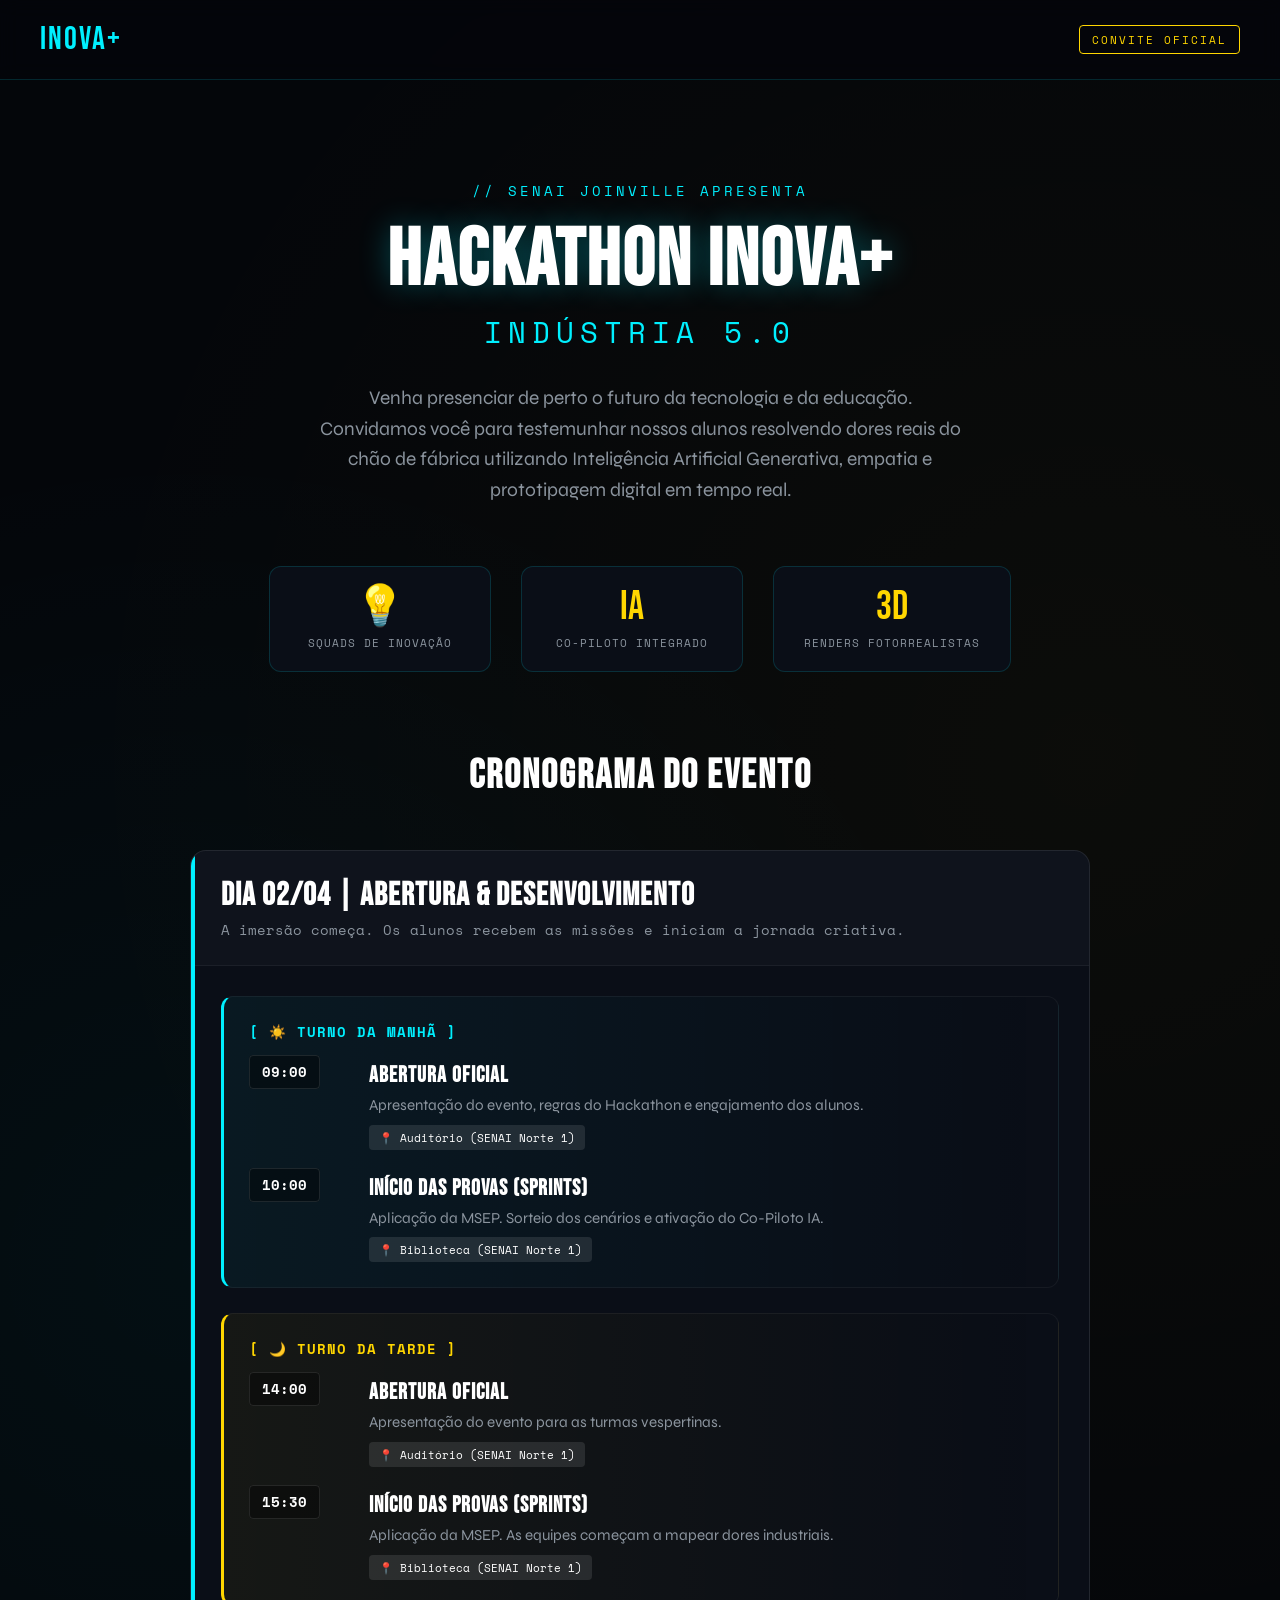
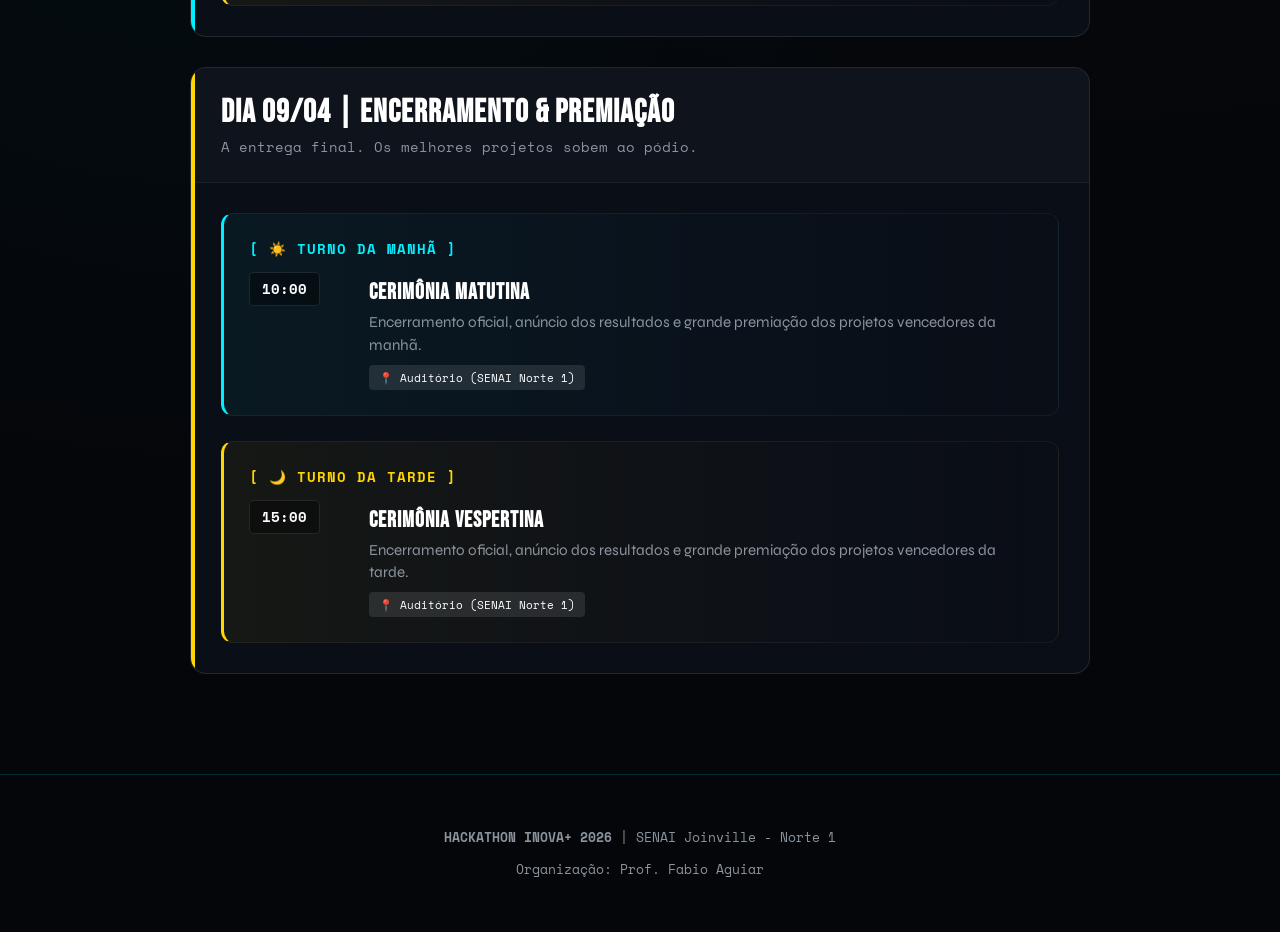
<file: plataforma/convite.html>
<!DOCTYPE html>
<html lang="pt-BR">
<head>
  <meta charset="UTF-8"/>
  <meta name="viewport" content="width=device-width, initial-scale=1.0"/>
  <title>Convite Oficial | Hackathon Inova+ 2026</title>
  <link href="https://fonts.googleapis.com/css2?family=Bebas+Neue&family=Syne:wght@400;600;700&family=Space+Mono:wght@400;700&display=swap" rel="stylesheet" />
  <style>
    :root {
      --dark: #04060a;
      --panel: #0a0e17;
      --border: rgba(0, 240, 255, 0.15);
      --cyan: #00f0ff;
      --yellow: #ffd600;
      --text: #e2e8f0;
      --muted: #8b949e;
    }
    
    body {
      background: var(--dark);
      color: var(--text);
      font-family: 'Syne', sans-serif;
      margin: 0;
      padding: 0;
      background-image: 
        radial-gradient(circle at 15% 50%, rgba(0, 240, 255, 0.04) 0%, transparent 50%),
        radial-gradient(circle at 85% 30%, rgba(255, 214, 0, 0.03) 0%, transparent 50%);
    }

    /* BARRA SUPERIOR */
    .topbar {
      padding: 20px 40px;
      display: flex;
      justify-content: space-between;
      align-items: center;
      border-bottom: 1px solid var(--border);
      background: rgba(4, 6, 10, 0.8);
      backdrop-filter: blur(10px);
      position: sticky;
      top: 0;
      z-index: 100;
    }
    .logo { font-family: 'Bebas Neue', sans-serif; font-size: 2rem; color: var(--cyan); letter-spacing: 2px; margin: 0; }
    .badge-vip { font-family: 'Space Mono'; font-size: 0.7rem; color: var(--yellow); border: 1px solid var(--yellow); padding: 5px 12px; border-radius: 4px; letter-spacing: 2px; }

    /* HERO SECTION */
    .hero {
      text-align: center;
      padding: 100px 20px 60px;
      max-width: 800px;
      margin: 0 auto;
    }
    .hero-pre { font-family: 'Space Mono'; color: var(--cyan); letter-spacing: 3px; font-size: 0.9rem; text-transform: uppercase; margin-bottom: 20px; display: block; }
    .hero h1 { font-family: 'Bebas Neue', sans-serif; font-size: 5rem; color: #fff; line-height: 1; margin: 0 0 10px 0; letter-spacing: 2px; text-shadow: 0 0 30px rgba(0,240,255,0.3); }
    .hero h2 { font-family: 'Space Mono', monospace; font-size: 1.8rem; color: var(--cyan); letter-spacing: 6px; margin: 0 0 30px 0; font-weight: normal; }
    .hero p { font-size: 1.2rem; color: var(--muted); line-height: 1.6; max-width: 650px; margin: 0 auto; }
    
    /* SEÇÃO DE DESTAQUES (NÚMEROS) */
    .highlights {
      display: flex;
      justify-content: center;
      gap: 30px;
      margin-bottom: 80px;
      flex-wrap: wrap;
      padding: 0 20px;
    }
    .hl-box {
      background: var(--panel);
      border: 1px solid var(--border);
      padding: 20px 30px;
      border-radius: 12px;
      text-align: center;
      min-width: 160px;
    }
    .hl-num { display: block; font-family: 'Bebas Neue'; font-size: 2.5rem; color: var(--yellow); line-height: 1; margin-bottom: 5px; }
    .hl-text { font-family: 'Space Mono'; font-size: 0.7rem; color: var(--muted); text-transform: uppercase; letter-spacing: 1px; }

    /* CRONOGRAMA */
    .schedule-section {
      max-width: 900px;
      margin: 0 auto 100px;
      padding: 0 20px;
    }
    .sec-title {
      font-family: 'Bebas Neue', sans-serif;
      font-size: 2.5rem;
      color: #fff;
      text-align: center;
      letter-spacing: 2px;
      margin-bottom: 50px;
    }
    
    .day-card {
      background: var(--panel);
      border: 1px solid rgba(255,255,255,0.1);
      border-radius: 16px;
      margin-bottom: 30px;
      overflow: hidden;
      position: relative;
    }
    .day-card::before { content: ''; position: absolute; left: 0; top: 0; width: 4px; height: 100%; background: var(--cyan); }
    .day-card.day-2::before { background: var(--yellow); }
    
    .day-header {
      padding: 25px 30px;
      background: rgba(255,255,255,0.02);
      border-bottom: 1px solid rgba(255,255,255,0.05);
    }
    .day-header h2 { font-family: 'Bebas Neue'; font-size: 2rem; color: #fff; margin: 0; letter-spacing: 1px; }
    .day-header p { font-family: 'Space Mono'; font-size: 0.85rem; color: var(--muted); margin: 5px 0 0 0; }

    .timeline { padding: 30px; }

    /* CAIXAS DE TURNOS */
    .turno-box {
      padding: 25px;
      border-radius: 12px;
      margin-bottom: 25px;
      border: 1px solid rgba(255,255,255,0.05);
    }
    .turno-box:last-child { margin-bottom: 0; }
    
    .turno-manha {
      background: linear-gradient(to right, rgba(0, 240, 255, 0.05), transparent);
      border-left: 3px solid var(--cyan);
    }
    .turno-tarde {
      background: linear-gradient(to right, rgba(255, 214, 0, 0.05), transparent);
      border-left: 3px solid var(--yellow);
    }

    .tl-item { display: grid; grid-template-columns: 100px 1fr; gap: 20px; margin-bottom: 25px; }
    .tl-item:last-child { margin-bottom: 0; }
    .tl-time { text-align: left; }
    .tl-time span { font-family: 'Space Mono'; font-size: 0.85rem; font-weight: bold; background: rgba(0,0,0,0.4); color: #fff; padding: 6px 12px; border-radius: 4px; border: 1px solid rgba(255,255,255,0.1); }
    
    .tl-content h4 { font-family: 'Bebas Neue'; font-size: 1.4rem; color: #fff; margin: 0 0 5px 0; letter-spacing: 1px; }
    .tl-content p { font-size: 0.95rem; color: var(--muted); margin: 0; line-height: 1.5; }
    .tl-content .local { display: inline-block; margin-top: 8px; font-family: 'Space Mono'; font-size: 0.7rem; color: #fff; background: rgba(255,255,255,0.1); padding: 4px 10px; border-radius: 4px; }

    /* FOOTER */
    footer {
      text-align: center;
      padding: 40px 20px;
      border-top: 1px solid var(--border);
      font-family: 'Space Mono';
      font-size: 0.8rem;
      color: var(--muted);
    }

    /* RESPONSIVO */
    @media (max-width: 768px) {
      .hero h1 { font-size: 3.5rem; }
      .hero h2 { font-size: 1.2rem; }
      .tl-item { grid-template-columns: 1fr; gap: 10px; }
      .tl-time { text-align: left; margin-bottom: 5px; }
      .topbar { padding: 15px 20px; }
      .turno-box { padding: 15px; }
    }
  </style>
</head>
<body>

  <header class="topbar">
    <div class="logo">INOVA+</div>
    <div class="badge-vip">CONVITE OFICIAL</div>
  </header>

  <section class="hero">
    <span class="hero-pre">// SENAI JOINVILLE APRESENTA</span>
    <h1>HACKATHON INOVA+</h1>
    <h2>INDÚSTRIA 5.0</h2>
    <p>Venha presenciar de perto o futuro da tecnologia e da educação. Convidamos você para testemunhar nossos alunos resolvendo dores reais do chão de fábrica utilizando Inteligência Artificial Generativa, empatia e prototipagem digital em tempo real.</p>
  </section>

  <section class="highlights">
    <div class="hl-box">
      <span class="hl-num">💡</span>
      <span class="hl-text">Squads de Inovação</span>
    </div>
    <div class="hl-box">
      <span class="hl-num">IA</span>
      <span class="hl-text">Co-Piloto Integrado</span>
    </div>
    <div class="hl-box">
      <span class="hl-num">3D</span>
      <span class="hl-text">Renders Fotorrealistas</span>
    </div>
  </section>

  <section class="schedule-section">
    <h2 class="sec-title">CRONOGRAMA DO EVENTO</h2>

    <div class="day-card">
      <div class="day-header">
        <h2>DIA 02/04 | ABERTURA & DESENVOLVIMENTO</h2>
        <p>A imersão começa. Os alunos recebem as missões e iniciam a jornada criativa.</p>
      </div>
      
      <div class="timeline">
        
        <div class="turno-box turno-manha">
          <div style="font-family:'Space Mono'; color:var(--cyan); font-size:0.85rem; margin-bottom:20px; font-weight: bold; letter-spacing: 1px;">[ ☀️ TURNO DA MANHÃ ]</div>
          
          <div class="tl-item">
            <div class="tl-time"><span>09:00</span></div>
            <div class="tl-content">
              <h4>Abertura Oficial</h4>
              <p>Apresentação do evento, regras do Hackathon e engajamento dos alunos.</p>
              <span class="local">📍 Auditório (SENAI Norte 1)</span>
            </div>
          </div>
          <div class="tl-item">
            <div class="tl-time"><span>10:00</span></div>
            <div class="tl-content">
              <h4>Início das Provas (Sprints)</h4>
              <p>Aplicação da MSEP. Sorteio dos cenários e ativação do Co-Piloto IA.</p>
              <span class="local">📍 Biblioteca (SENAI Norte 1)</span>
            </div>
          </div>
        </div>

        <div class="turno-box turno-tarde">
          <div style="font-family:'Space Mono'; color:var(--yellow); font-size:0.85rem; margin-bottom:20px; font-weight: bold; letter-spacing: 1px;">[ 🌙 TURNO DA TARDE ]</div>
          
          <div class="tl-item">
            <div class="tl-time"><span>14:00</span></div>
            <div class="tl-content">
              <h4>Abertura Oficial</h4>
              <p>Apresentação do evento para as turmas vespertinas.</p>
              <span class="local">📍 Auditório (SENAI Norte 1)</span>
            </div>
          </div>
          <div class="tl-item">
            <div class="tl-time"><span>15:30</span></div>
            <div class="tl-content">
              <h4>Início das Provas (Sprints)</h4>
              <p>Aplicação da MSEP. As equipes começam a mapear dores industriais.</p>
              <span class="local">📍 Biblioteca (SENAI Norte 1)</span>
            </div>
          </div>
        </div>

      </div>
    </div>

    <div class="day-card day-2">
      <div class="day-header">
        <h2>DIA 09/04 | ENCERRAMENTO & PREMIAÇÃO</h2>
        <p>A entrega final. Os melhores projetos sobem ao pódio.</p>
      </div>
      
      <div class="timeline">
        <div class="turno-box turno-manha">
          <div style="font-family:'Space Mono'; color:var(--cyan); font-size:0.85rem; margin-bottom:20px; font-weight: bold; letter-spacing: 1px;">[ ☀️ TURNO DA MANHÃ ]</div>
          <div class="tl-item">
            <div class="tl-time"><span>10:00</span></div>
            <div class="tl-content">
              <h4>Cerimônia Matutina</h4>
              <p>Encerramento oficial, anúncio dos resultados e grande premiação dos projetos vencedores da manhã.</p>
              <span class="local">📍 Auditório (SENAI Norte 1)</span>
            </div>
          </div>
        </div>

        <div class="turno-box turno-tarde">
          <div style="font-family:'Space Mono'; color:var(--yellow); font-size:0.85rem; margin-bottom:20px; font-weight: bold; letter-spacing: 1px;">[ 🌙 TURNO DA TARDE ]</div>
          <div class="tl-item">
            <div class="tl-time"><span>15:00</span></div>
            <div class="tl-content">
              <h4>Cerimônia Vespertina</h4>
              <p>Encerramento oficial, anúncio dos resultados e grande premiação dos projetos vencedores da tarde.</p>
              <span class="local">📍 Auditório (SENAI Norte 1)</span>
            </div>
          </div>
        </div>
      </div>
    </div>

  </section>

  <footer>
    <p><strong>HACKATHON INOVA+ 2026</strong> | SENAI Joinville - Norte 1</p>
    <p>Organização: Prof. Fabio Aguiar</p>
  </footer>

</body>
</html>
</file>
